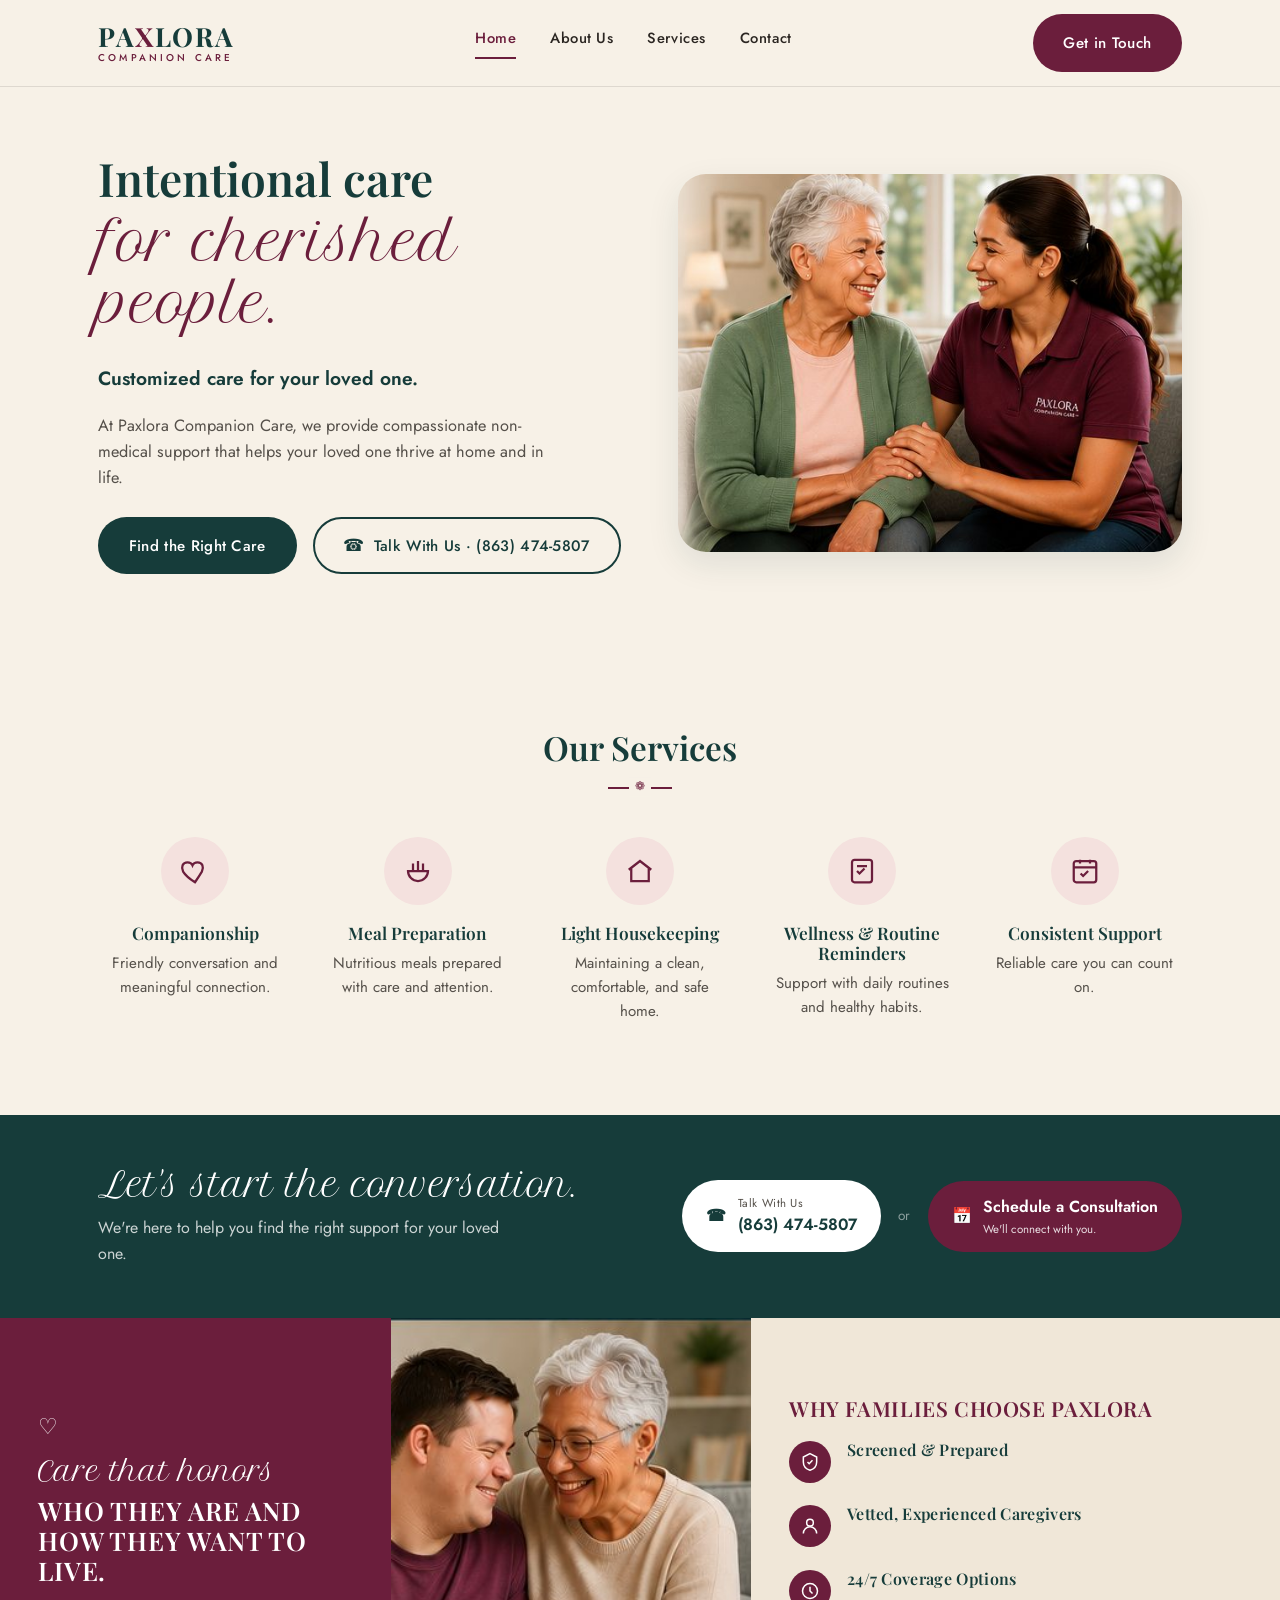
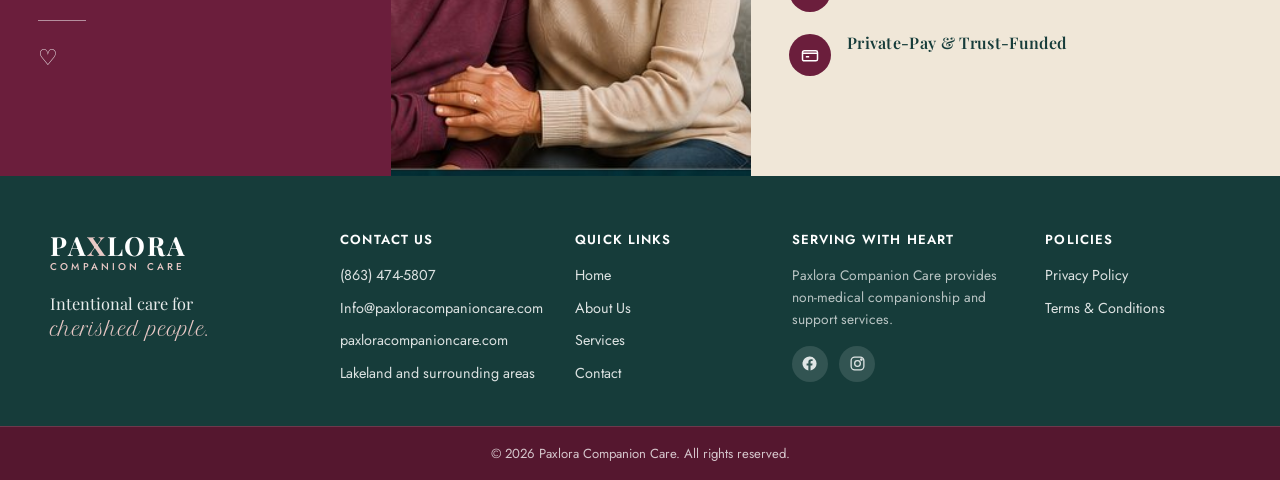
<file: index.html>
<!DOCTYPE html>
<html lang="en">
<head>
<meta charset="UTF-8">
<meta name="viewport" content="width=device-width, initial-scale=1.0">
<title>Paxlora Companion Care | Non-Medical Companion Care in Lakeland, FL</title>
<meta name="description" content="Paxlora Companion Care provides intentional, non-medical companion care for older adults and families in Lakeland and surrounding areas. Companionship, meal preparation, light housekeeping and more.">
<link rel="canonical" href="https://paxloracompanioncare.com/">

<meta property="og:type" content="website">
<meta property="og:title" content="Paxlora Companion Care | Intentional Care for Cherished People">
<meta property="og:description" content="Compassionate, non-medical companion care for your loved one in Lakeland and surrounding areas.">
<meta property="og:url" content="https://paxloracompanioncare.com/">
<meta property="og:image" content="https://paxloracompanioncare.com/images/og-image.jpg">

<link rel="icon" href="/images/favicon.ico" sizes="any">
<link rel="preconnect" href="https://fonts.googleapis.com">
<link rel="preconnect" href="https://fonts.gstatic.com" crossorigin>
<link href="https://fonts.googleapis.com/css2?family=Playfair+Display:ital,wght@0,500;0,600;0,700;1,500;1,600&family=Petit+Formal+Script&family=Jost:wght@400;500;600&display=swap" rel="stylesheet">
<link rel="stylesheet" href="/css/styles.css">

<script type="application/ld+json">
{
  "@context": "https://schema.org",
  "@type": "LocalBusiness",
  "name": "Paxlora Companion Care",
  "url": "https://paxloracompanioncare.com/",
  "telephone": "+18634745807",
  "email": "Info@paxloracompanioncare.com",
  "areaServed": "Lakeland, Florida and surrounding areas",
  "description": "Non-medical companion care for older adults, adults with disabilities and individuals who benefit from dependable companionship and everyday support.",
  "sameAs": []
}
</script>
</head>
<body>
<a class="skip-link" href="#main">Skip to main content</a>

<header class="site-header">
  <div class="container">
    <a href="/" class="logo" aria-label="Paxlora Companion Care, home">
      <span class="logo-word">PA<span>X</span>LORA</span>
      <span class="logo-sub">COMPANION CARE</span>
    </a>
    <button class="nav-toggle" aria-expanded="false" aria-controls="main-nav" aria-label="Open menu">
      <svg viewBox="0 0 24 24" fill="none" stroke="currentColor" stroke-width="2" stroke-linecap="round"><line x1="3" y1="6" x2="21" y2="6"/><line x1="3" y1="12" x2="21" y2="12"/><line x1="3" y1="18" x2="21" y2="18"/></svg>
    </button>
    <nav class="main-nav" id="main-nav" aria-label="Primary">
      <a href="/" aria-current="page">Home</a>
      <a href="/about/">About Us</a>
      <a href="/services/">Services</a>
      <a href="/contact/">Contact</a>
    </nav>
    <div class="header-actions">
      <a href="/contact/#consultation" class="btn btn-primary">Get in Touch</a>
    </div>
  </div>
  <div class="nav-scrim"></div>
</header>

<main id="main">

  <!-- HERO -->
  <section class="hero">
    <div class="container">
      <div class="hero-copy">
        <h1>Intentional care<span class="script-line">for cherished people.</span></h1>
        <p class="hero-sub">Customized care for your loved one.</p>
        <p class="hero-body">At Paxlora Companion Care, we provide compassionate non-medical support that helps your loved one thrive at home and in life.</p>
        <div class="hero-ctas">
          <a href="/contact/#consultation" class="btn btn-teal">Find the Right Care</a>
          <a href="tel:+18634745807" class="btn btn-outline"><span class="btn-icon" aria-hidden="true">☎</span> Talk With Us · (863) 474-5807</a>
        </div>
      </div>
      <div class="hero-media">
        <img class="media-photo" src="/images/home-hero.jpg" alt="A Paxlora caregiver sharing a warm conversation with an older woman at home" width="574" height="435">
      </div>
    </div>
  </section>

  <!-- SERVICES -->
  <section class="section">
    <div class="container">
      <div class="section-header">
        <h2>Our Services</h2>
        <div class="divider-flourish"></div>
      </div>
      <div class="services-grid">
        <div class="service-card">
          <div class="service-icon"><svg viewBox="0 0 24 24" fill="none" stroke="currentColor" stroke-width="1.8"><path d="M12 21s-7-4.35-9.5-8.5C.7 9 2 5 6 5c2 0 3.5 1.2 4 2.4C10.5 6.2 12 5 14 5c4 0 5.3 4 3.5 7.5C15 16.65 12 21 12 21z"/></svg></div>
          <h3>Companionship</h3>
          <p>Friendly conversation and meaningful connection.</p>
        </div>
        <div class="service-card">
          <div class="service-icon"><svg viewBox="0 0 24 24" fill="none" stroke="currentColor" stroke-width="1.8"><path d="M4 12h16c0 4.4-3.6 8-8 8s-8-3.6-8-8z"/><path d="M8 12V6M12 12V4M16 12V6"/></svg></div>
          <h3>Meal Preparation</h3>
          <p>Nutritious meals prepared with care and attention.</p>
        </div>
        <div class="service-card">
          <div class="service-icon"><svg viewBox="0 0 24 24" fill="none" stroke="currentColor" stroke-width="1.8"><path d="M3 11l9-7 9 7"/><path d="M5 10v10h14V10"/></svg></div>
          <h3>Light Housekeeping</h3>
          <p>Maintaining a clean, comfortable, and safe home.</p>
        </div>
        <div class="service-card">
          <div class="service-icon"><svg viewBox="0 0 24 24" fill="none" stroke="currentColor" stroke-width="1.8"><rect x="4" y="3" width="16" height="18" rx="2"/><path d="M8 8h8M8 12l2 2 4-4"/></svg></div>
          <h3>Wellness &amp; Routine Reminders</h3>
          <p>Support with daily routines and healthy habits.</p>
        </div>
        <div class="service-card">
          <div class="service-icon"><svg viewBox="0 0 24 24" fill="none" stroke="currentColor" stroke-width="1.8"><rect x="3" y="4" width="18" height="17" rx="2"/><path d="M3 9h18M8 3v3M16 3v3"/><path d="M8.5 14l2 2 4-4"/></svg></div>
          <h3>Consistent Support</h3>
          <p>Reliable care you can count on.</p>
        </div>
      </div>
    </div>
  </section>

  <!-- CONVERSATION BAND -->
  <section class="conversation-band">
    <div class="container">
      <div class="conversation-copy">
        <h2>Let's start the conversation.</h2>
        <p>We're here to help you find the right support for your loved one.</p>
      </div>
      <div class="conversation-ctas">
        <a href="tel:+18634745807" class="tel-btn"><span aria-hidden="true">☎</span><span><small>Talk With Us</small><span class="tel-num">(863) 474-5807</span></span></a>
        <span class="conversation-divider">or</span>
        <a href="/contact/#consultation" class="cta-card-btn"><span aria-hidden="true">📅</span><span><span class="tel-num">Schedule a Consultation</span><small>We'll connect with you.</small></span></a>
      </div>
    </div>
  </section>

  <!-- CARE THAT HONORS + WHY FAMILIES CHOOSE (combined row) -->
  <section class="honor-why-row">
    <div class="honor-copy">
      <div class="heart" aria-hidden="true">♡</div>
      <p class="script-accent">Care that honors</p>
      <h2>WHO THEY ARE AND<br>HOW THEY WANT TO LIVE.</h2>
      <div class="rule"></div>
      <div class="heart" aria-hidden="true">♡</div>
    </div>
    <div class="honor-media">
      <img class="media-photo" loading="lazy" src="/images/home-honor.jpg" alt="A caregiver sharing a joyful moment with an older woman at home" width="292" height="373">
    </div>
    <div class="why-list">
      <h2>WHY FAMILIES CHOOSE PAXLORA</h2>

      <div class="why-item">
        <div class="why-ico"><svg viewBox="0 0 24 24" fill="none" stroke="currentColor" stroke-width="1.8"><path d="M12 2l8 4v6c0 5-3.5 8.5-8 10-4.5-1.5-8-5-8-10V6z"/><path d="M9 12l2 2 4-4"/></svg></div>
        <div><h3>Screened &amp; Prepared</h3></div>
      </div>
      <div class="why-item">
        <div class="why-ico"><svg viewBox="0 0 24 24" fill="none" stroke="currentColor" stroke-width="1.8"><circle cx="12" cy="8" r="4"/><path d="M4 21c0-4.4 3.6-8 8-8s8 3.6 8 8"/></svg></div>
        <div><h3>Vetted, Experienced Caregivers</h3></div>
      </div>
      <div class="why-item">
        <div class="why-ico"><svg viewBox="0 0 24 24" fill="none" stroke="currentColor" stroke-width="1.8"><circle cx="12" cy="12" r="9"/><path d="M12 7v5l3 3"/></svg></div>
        <div><h3>24/7 Coverage Options</h3></div>
      </div>
      <div class="why-item">
        <div class="why-ico"><svg viewBox="0 0 24 24" fill="none" stroke="currentColor" stroke-width="1.8"><rect x="3" y="7" width="18" height="12" rx="2"/><path d="M3 10h18M7 14h4"/></svg></div>
        <div><h3>Private-Pay &amp; Trust-Funded</h3></div>
      </div>
    </div>
  </section>

</main>

<footer class="site-footer">
  <div class="footer-top container">
    <div class="footer-grid">
      <div class="footer-brand">
        <a href="/" class="logo" aria-label="Paxlora Companion Care, home">
          <span class="logo-word">PA<span>X</span>LORA</span>
          <span class="logo-sub">COMPANION CARE</span>
        </a>
        <p class="footer-tagline">Intentional care for<br><span class="script-accent">cherished people.</span></p>
      </div>
      <div class="footer-col">
        <h4>Contact Us</h4>
        <ul>
          <li><a href="tel:+18634745807">(863) 474-5807</a></li>
          <li><a href="mailto:Info@paxloracompanioncare.com">Info@paxloracompanioncare.com</a></li>
          <li><a href="https://paxloracompanioncare.com">paxloracompanioncare.com</a></li>
          <li>Lakeland and surrounding areas</li>
        </ul>
      </div>
      <div class="footer-col">
        <h4>Quick Links</h4>
        <ul>
          <li><a href="/">Home</a></li>
          <li><a href="/about/">About Us</a></li>
          <li><a href="/services/">Services</a></li>
          <li><a href="/contact/">Contact</a></li>
        </ul>
      </div>
      <div class="footer-col">
        <h4>Serving With Heart</h4>
        <p>Paxlora Companion Care provides non-medical companionship and support services.</p>
        <div class="footer-social">
          <a href="#" aria-label="Paxlora Companion Care on Facebook"><svg viewBox="0 0 24 24" fill="currentColor"><path d="M22 12a10 10 0 10-11.6 9.9v-7H7.9V12h2.5V9.8c0-2.5 1.5-3.9 3.8-3.9 1.1 0 2.2.2 2.2.2v2.5h-1.3c-1.2 0-1.6.8-1.6 1.6V12h2.8l-.4 2.9h-2.4v7A10 10 0 0022 12z"/></svg></a>
          <a href="#" aria-label="Paxlora Companion Care on Instagram"><svg viewBox="0 0 24 24" fill="none" stroke="currentColor" stroke-width="1.8"><rect x="3" y="3" width="18" height="18" rx="5"/><circle cx="12" cy="12" r="4"/><circle cx="17.5" cy="6.5" r="1"/></svg></a>
        </div>
      </div>
      <div class="footer-col">
        <h4>Policies</h4>
        <ul>
          <li><a href="/privacy/">Privacy Policy</a></li>
          <li><a href="/terms/">Terms &amp; Conditions</a></li>
        </ul>
      </div>
    </div>
  </div>
  <div class="footer-bottom">
    © 2026 Paxlora Companion Care. All rights reserved.
  </div>
</footer>

<script src="/js/main.js"></script>
</body>
</html>
</file>
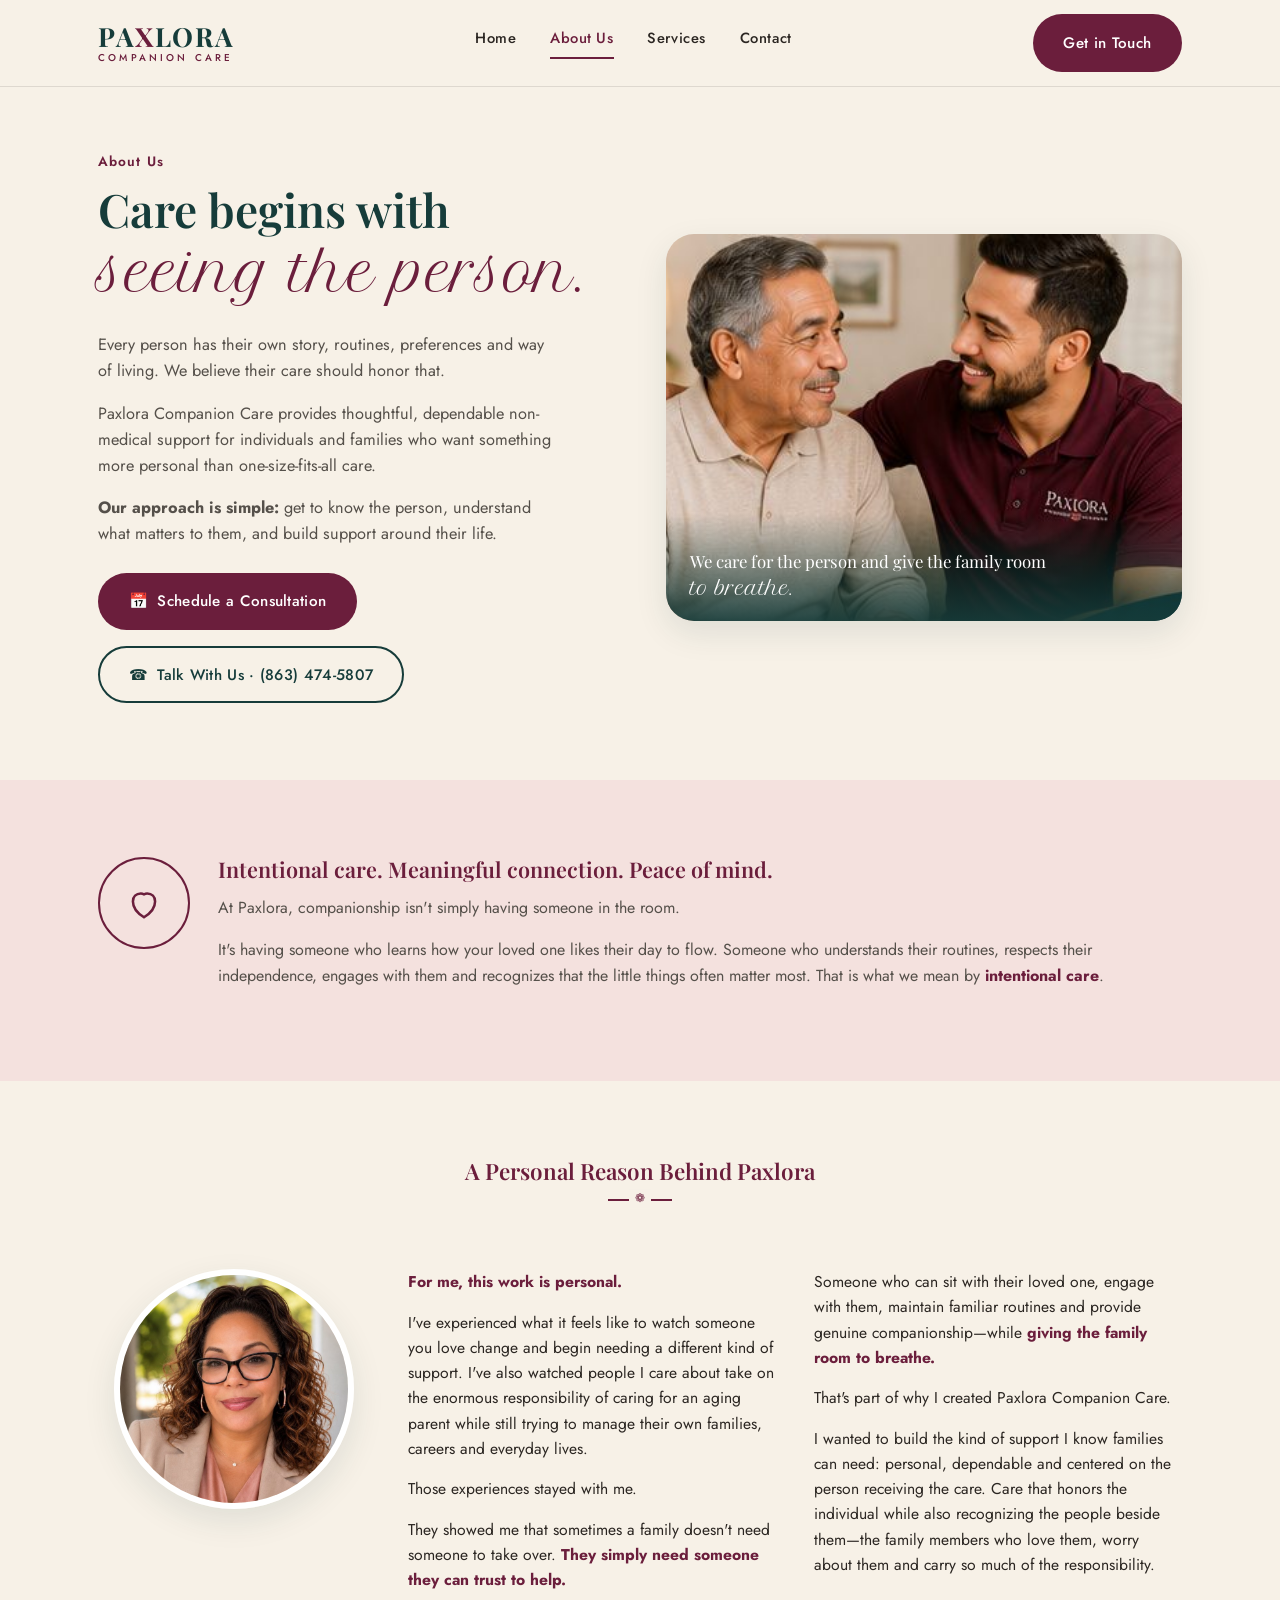
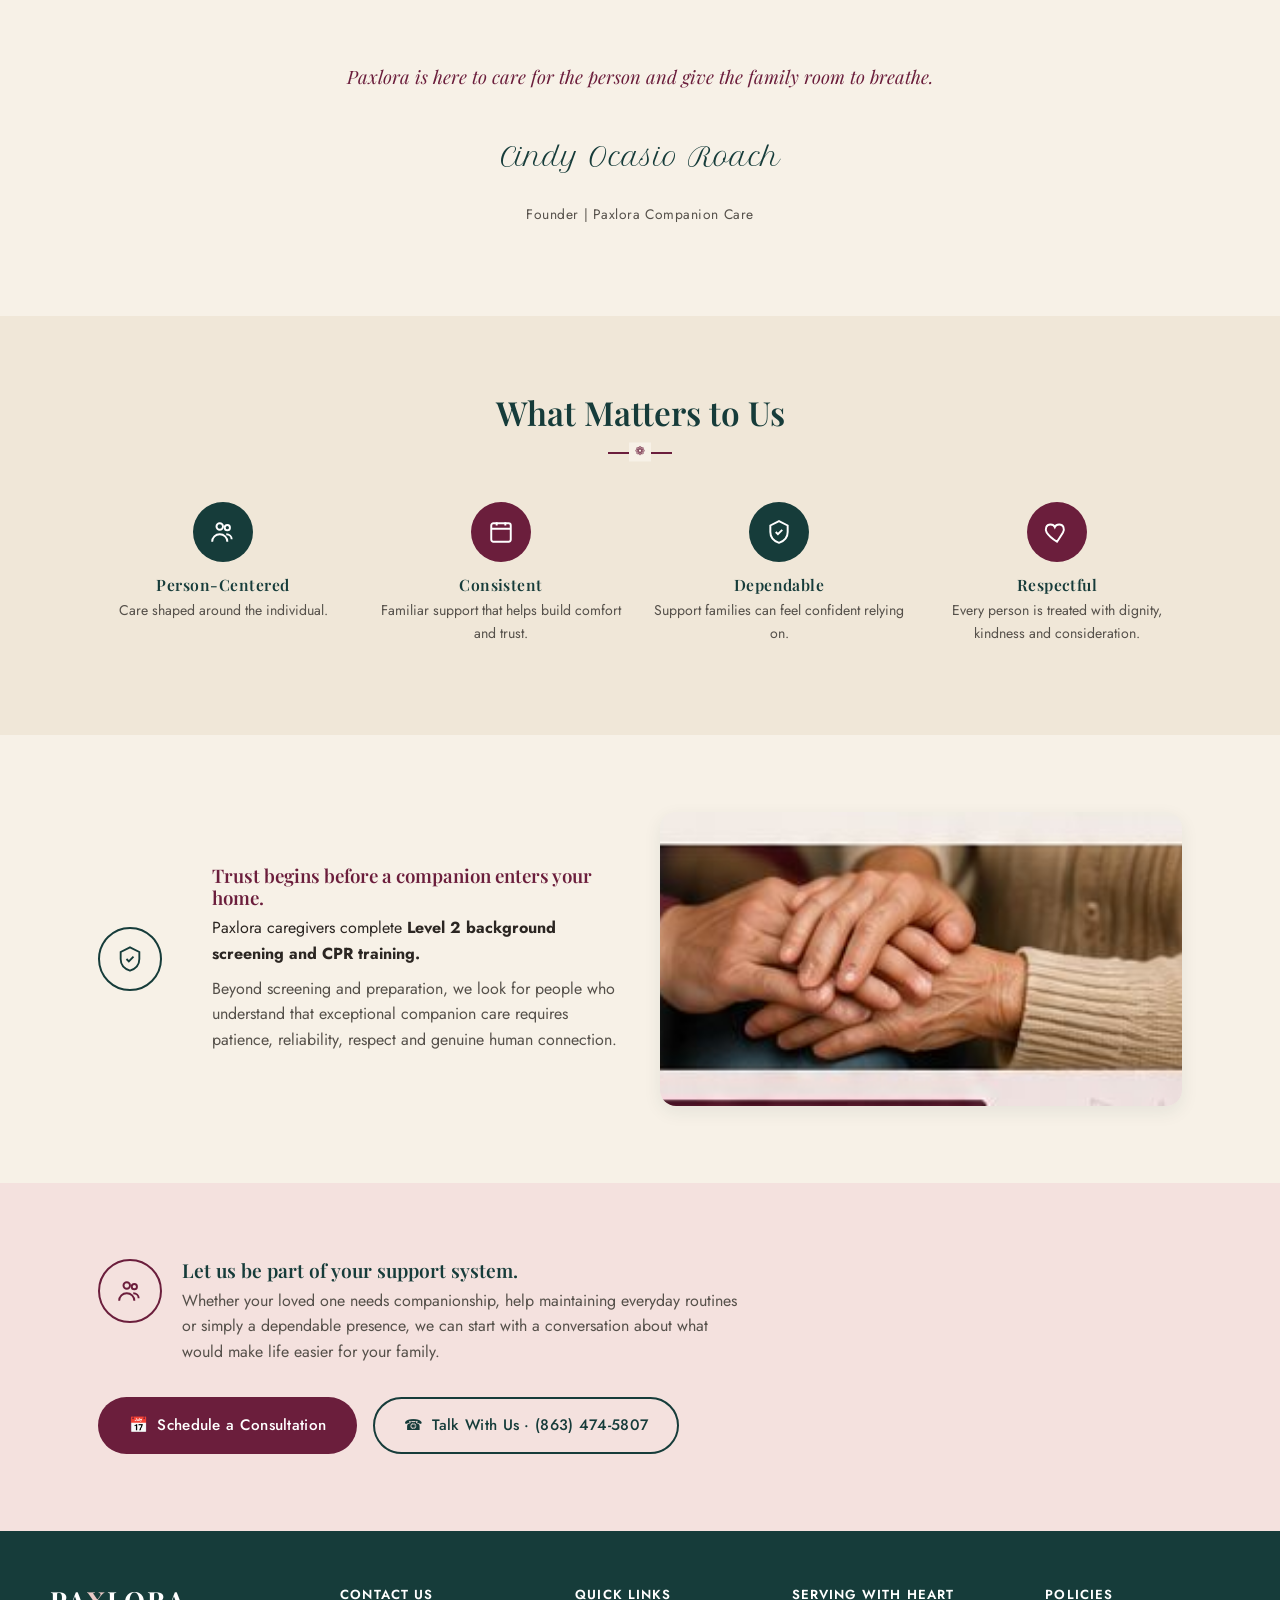
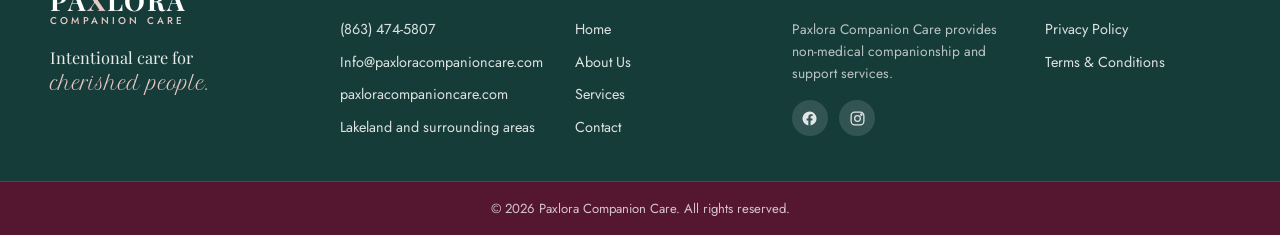
<file: about/index.html>
<!DOCTYPE html>
<html lang="en">
<head>
<meta charset="UTF-8">
<meta name="viewport" content="width=device-width, initial-scale=1.0">
<title>About Us | Paxlora Companion Care</title>
<meta name="description" content="Meet Cindy Ocasio Roach, founder of Paxlora Companion Care, and learn why intentional, person-centered non-medical companion care is at the heart of everything we do.">
<link rel="canonical" href="https://paxloracompanioncare.com/about/">

<meta property="og:type" content="website">
<meta property="og:title" content="About Us | Paxlora Companion Care">
<meta property="og:description" content="Care begins with seeing the person. Meet the founder behind Paxlora Companion Care.">
<meta property="og:url" content="https://paxloracompanioncare.com/about/">

<link rel="icon" href="/images/favicon.ico" sizes="any">
<link rel="preconnect" href="https://fonts.googleapis.com">
<link rel="preconnect" href="https://fonts.gstatic.com" crossorigin>
<link href="https://fonts.googleapis.com/css2?family=Playfair+Display:ital,wght@0,500;0,600;0,700;1,500;1,600&family=Petit+Formal+Script&family=Jost:wght@400;500;600&display=swap" rel="stylesheet">
<link rel="stylesheet" href="/css/styles.css">
</head>
<body>
<a class="skip-link" href="#main">Skip to main content</a>

<header class="site-header">
  <div class="container">
    <a href="/" class="logo" aria-label="Paxlora Companion Care, home">
      <span class="logo-word">PA<span>X</span>LORA</span>
      <span class="logo-sub">COMPANION CARE</span>
    </a>
    <button class="nav-toggle" aria-expanded="false" aria-controls="main-nav" aria-label="Open menu">
      <svg viewBox="0 0 24 24" fill="none" stroke="currentColor" stroke-width="2" stroke-linecap="round"><line x1="3" y1="6" x2="21" y2="6"/><line x1="3" y1="12" x2="21" y2="12"/><line x1="3" y1="18" x2="21" y2="18"/></svg>
    </button>
    <nav class="main-nav" id="main-nav" aria-label="Primary">
      <a href="/">Home</a>
      <a href="/about/" aria-current="page">About Us</a>
      <a href="/services/">Services</a>
      <a href="/contact/">Contact</a>
    </nav>
    <div class="header-actions">
      <a href="/contact/#consultation" class="btn btn-primary">Get in Touch</a>
    </div>
  </div>
  <div class="nav-scrim"></div>
</header>

<main id="main">

  <!-- HERO -->
  <section class="hero page-hero">
    <div class="container">
      <div class="hero-copy">
        <p class="eyebrow">About Us</p>
        <h1>Care begins with<span class="script-line">seeing the person.</span></h1>
        <p class="hero-body" style="margin-top:1.1em;">Every person has their own story, routines, preferences and way of living. We believe their care should honor that.</p>
        <p class="hero-body">Paxlora Companion Care provides thoughtful, dependable non-medical support for individuals and families who want something more personal than one-size-fits-all care.</p>
        <p class="hero-body"><strong>Our approach is simple:</strong> get to know the person, understand what matters to them, and build support around their life.</p>
        <div class="hero-ctas">
          <a href="/contact/#consultation" class="btn btn-primary"><span aria-hidden="true">📅</span> Schedule a Consultation</a>
          <a href="tel:+18634745807" class="btn btn-outline"><span aria-hidden="true">☎</span> Talk With Us · (863) 474-5807</a>
        </div>
      </div>
      <div class="hero-media" style="position:relative;">
        <img class="media-photo" src="/images/about-hero.jpg" alt="A Hispanic caregiver with his arm around an older Hispanic man, both smiling" width="634" height="280">
        <div style="position:absolute; bottom:0; right:0; left:0; background:linear-gradient(0deg, rgba(22,60,58,0.92), rgba(22,60,58,0)); color:#fff; padding:2.2rem 1.5rem 1.2rem; font-family:var(--font-serif); font-size:1.05rem;">
          We care for the person and give the family room<br><span class="script-accent" style="color:#fff;">to breathe.</span>
        </div>
      </div>
    </div>
  </section>

  <!-- INTENTIONAL CARE PANEL -->
  <section class="section panel-blush">
    <div class="container">
      <div class="intentional-panel">
        <div class="ico-ring" aria-hidden="true">
          <svg viewBox="0 0 24 24" fill="none" stroke="currentColor" stroke-width="1.6"><path d="M12 21c-4-2.5-7-5.9-7-10 0-3 2-5 5-5 1 0 2 .5 2 .5s1-.5 2-.5c3 0 5 2 5 5 0 4.1-3 7.5-7 10z"/></svg>
        </div>
        <div>
          <h2>Intentional care. Meaningful connection. Peace of mind.</h2>
          <p>At Paxlora, companionship isn't simply having someone in the room.</p>
          <p>It's having someone who learns how your loved one likes their day to flow. Someone who understands their routines, respects their independence, engages with them and recognizes that the little things often matter most. That is what we mean by <strong style="color:var(--color-burgundy);">intentional care</strong>.</p>
        </div>
      </div>
    </div>
  </section>

  <!-- FOUNDER SECTION -->
  <section class="section">
    <div class="container">
      <div class="founder-grid">
        <div class="founder-heading">
          <h2>A Personal Reason Behind Paxlora</h2>
          <div class="divider-flourish"></div>
        </div>

        <div class="founder-photo-wrap">
          <img class="founder-photo" src="/images/cindy-founder.jpg" alt="Cindy Ocasio Roach, Founder of Paxlora Companion Care">
        </div>

        <div class="founder-copy">
          <p><strong>For me, this work is personal.</strong></p>
          <p>I've experienced what it feels like to watch someone you love change and begin needing a different kind of support. I've also watched people I care about take on the enormous responsibility of caring for an aging parent while still trying to manage their own families, careers and everyday lives.</p>
          <p>Those experiences stayed with me.</p>
          <p>They showed me that sometimes a family doesn't need someone to take over. <strong>They simply need someone they can trust to help.</strong></p>
        </div>

        <div class="founder-copy2">
          <p>Someone who can sit with their loved one, engage with them, maintain familiar routines and provide genuine companionship—while <strong>giving the family room to breathe.</strong></p>
          <p>That's part of why I created Paxlora Companion Care.</p>
          <p>I wanted to build the kind of support I know families can need: personal, dependable and centered on the person receiving the care. Care that honors the individual while also recognizing the people beside them—the family members who love them, worry about them and carry so much of the responsibility.</p>
        </div>

        <p class="founder-quote">Paxlora is here to care for the person and give the family room to breathe.</p>
        <div class="founder-sig">
          <p class="name">Cindy Ocasio Roach</p>
          <p class="role">Founder | Paxlora Companion Care</p>
        </div>
      </div>
    </div>
  </section>

  <!-- WHAT MATTERS -->
  <section class="section panel-cream-deep">
    <div class="container">
      <div class="section-header">
        <h2>What Matters to Us</h2>
        <div class="divider-flourish"></div>
      </div>
      <div class="matters-grid">
        <div class="matter-item matter-teal">
          <div class="matter-ico"><svg viewBox="0 0 24 24" fill="none" stroke="currentColor" stroke-width="1.8"><circle cx="9" cy="7" r="3"/><circle cx="16" cy="8" r="2.4"/><path d="M2 21c0-3.9 3.1-7 7-7s7 3.1 7 7"/><path d="M15 14c2.8 0 5 2 5 4.7"/></svg></div>
          <h3>Person-Centered</h3>
          <p>Care shaped around the individual.</p>
        </div>
        <div class="matter-item matter-burgundy">
          <div class="matter-ico"><svg viewBox="0 0 24 24" fill="none" stroke="currentColor" stroke-width="1.8"><rect x="3" y="4" width="18" height="17" rx="2"/><path d="M3 9h18M8 3v3M16 3v3"/></svg></div>
          <h3>Consistent</h3>
          <p>Familiar support that helps build comfort and trust.</p>
        </div>
        <div class="matter-item matter-teal">
          <div class="matter-ico"><svg viewBox="0 0 24 24" fill="none" stroke="currentColor" stroke-width="1.8"><path d="M12 2l8 4v6c0 5-3.5 8.5-8 10-4.5-1.5-8-5-8-10V6z"/><path d="M9 12l2 2 4-4"/></svg></div>
          <h3>Dependable</h3>
          <p>Support families can feel confident relying on.</p>
        </div>
        <div class="matter-item matter-burgundy">
          <div class="matter-ico"><svg viewBox="0 0 24 24" fill="none" stroke="currentColor" stroke-width="1.8"><path d="M12 21s-7-4.35-9.5-8.5C.7 9 2 5 6 5c2 0 3.5 1.2 4 2.4C10.5 6.2 12 5 14 5c4 0 5.3 4 3.5 7.5C15 16.65 12 21 12 21z"/></svg></div>
          <h3>Respectful</h3>
          <p>Every person is treated with dignity, kindness and consideration.</p>
        </div>
      </div>
    </div>
  </section>

  <!-- SCREENING -->
  <section class="section">
    <div class="container">
      <div class="split-media-copy">
        <div class="screening-strip">
          <div class="ring" aria-hidden="true"><svg viewBox="0 0 24 24" fill="none" stroke="currentColor" stroke-width="1.6"><path d="M12 2l8 4v6c0 5-3.5 8.5-8 10-4.5-1.5-8-5-8-10V6z"/><path d="M9 12l2 2 4-4"/></svg></div>
          <div>
            <h3 style="color:var(--color-burgundy); margin-bottom:0.3em;">Trust begins before a companion enters your home.</h3>
            <p style="margin-bottom:0.6em;">Paxlora caregivers complete <strong>Level 2 background screening and CPR training.</strong></p>
            <p style="margin:0;color:var(--color-ink-soft);">Beyond screening and preparation, we look for people who understand that exceptional companion care requires patience, reliability, respect and genuine human connection.</p>
          </div>
        </div>
        <div class="split-media">
          <img class="media-photo" loading="lazy" src="/images/about-hands.jpg" alt="Close up of two people's hands clasped together, offering comfort" width="374" height="140">
        </div>
      </div>
    </div>
  </section>

  <!-- CLOSING SUPPORT STRIP -->
  <section class="section panel-blush">
    <div class="container">
      <div class="support-strip">
        <div class="support-copy">
          <div class="ring" aria-hidden="true"><svg viewBox="0 0 24 24" fill="none" stroke="currentColor" stroke-width="1.8"><circle cx="9" cy="7" r="3"/><circle cx="16" cy="8" r="2.4"/><path d="M2 21c0-3.9 3.1-7 7-7s7 3.1 7 7"/><path d="M15 14c2.8 0 5 2 5 4.7"/></svg></div>
          <div>
            <h3>Let us be part of your support system.</h3>
            <p>Whether your loved one needs companionship, help maintaining everyday routines or simply a dependable presence, we can start with a conversation about what would make life easier for your family.</p>
          </div>
        </div>
        <div class="hero-ctas" style="margin-top:0;">
          <a href="/contact/#consultation" class="btn btn-primary"><span aria-hidden="true">📅</span> Schedule a Consultation</a>
          <a href="tel:+18634745807" class="btn btn-outline"><span aria-hidden="true">☎</span> Talk With Us · (863) 474-5807</a>
        </div>
      </div>
    </div>
  </section>

</main>

<footer class="site-footer">
  <div class="footer-top container">
    <div class="footer-grid">
      <div class="footer-brand">
        <a href="/" class="logo" aria-label="Paxlora Companion Care, home">
          <span class="logo-word">PA<span>X</span>LORA</span>
          <span class="logo-sub">COMPANION CARE</span>
        </a>
        <p class="footer-tagline">Intentional care for<br><span class="script-accent">cherished people.</span></p>
      </div>
      <div class="footer-col">
        <h4>Contact Us</h4>
        <ul>
          <li><a href="tel:+18634745807">(863) 474-5807</a></li>
          <li><a href="mailto:Info@paxloracompanioncare.com">Info@paxloracompanioncare.com</a></li>
          <li><a href="https://paxloracompanioncare.com">paxloracompanioncare.com</a></li>
          <li>Lakeland and surrounding areas</li>
        </ul>
      </div>
      <div class="footer-col">
        <h4>Quick Links</h4>
        <ul>
          <li><a href="/">Home</a></li>
          <li><a href="/about/">About Us</a></li>
          <li><a href="/services/">Services</a></li>
          <li><a href="/contact/">Contact</a></li>
        </ul>
      </div>
      <div class="footer-col">
        <h4>Serving With Heart</h4>
        <p>Paxlora Companion Care provides non-medical companionship and support services.</p>
        <div class="footer-social">
          <a href="#" aria-label="Paxlora Companion Care on Facebook"><svg viewBox="0 0 24 24" fill="currentColor"><path d="M22 12a10 10 0 10-11.6 9.9v-7H7.9V12h2.5V9.8c0-2.5 1.5-3.9 3.8-3.9 1.1 0 2.2.2 2.2.2v2.5h-1.3c-1.2 0-1.6.8-1.6 1.6V12h2.8l-.4 2.9h-2.4v7A10 10 0 0022 12z"/></svg></a>
          <a href="#" aria-label="Paxlora Companion Care on Instagram"><svg viewBox="0 0 24 24" fill="none" stroke="currentColor" stroke-width="1.8"><rect x="3" y="3" width="18" height="18" rx="5"/><circle cx="12" cy="12" r="4"/><circle cx="17.5" cy="6.5" r="1"/></svg></a>
        </div>
      </div>
      <div class="footer-col">
        <h4>Policies</h4>
        <ul>
          <li><a href="/privacy/">Privacy Policy</a></li>
          <li><a href="/terms/">Terms &amp; Conditions</a></li>
        </ul>
      </div>
    </div>
  </div>
  <div class="footer-bottom">
    © 2026 Paxlora Companion Care. All rights reserved.
  </div>
</footer>

<script src="/js/main.js"></script>
</body>
</html>
</file>
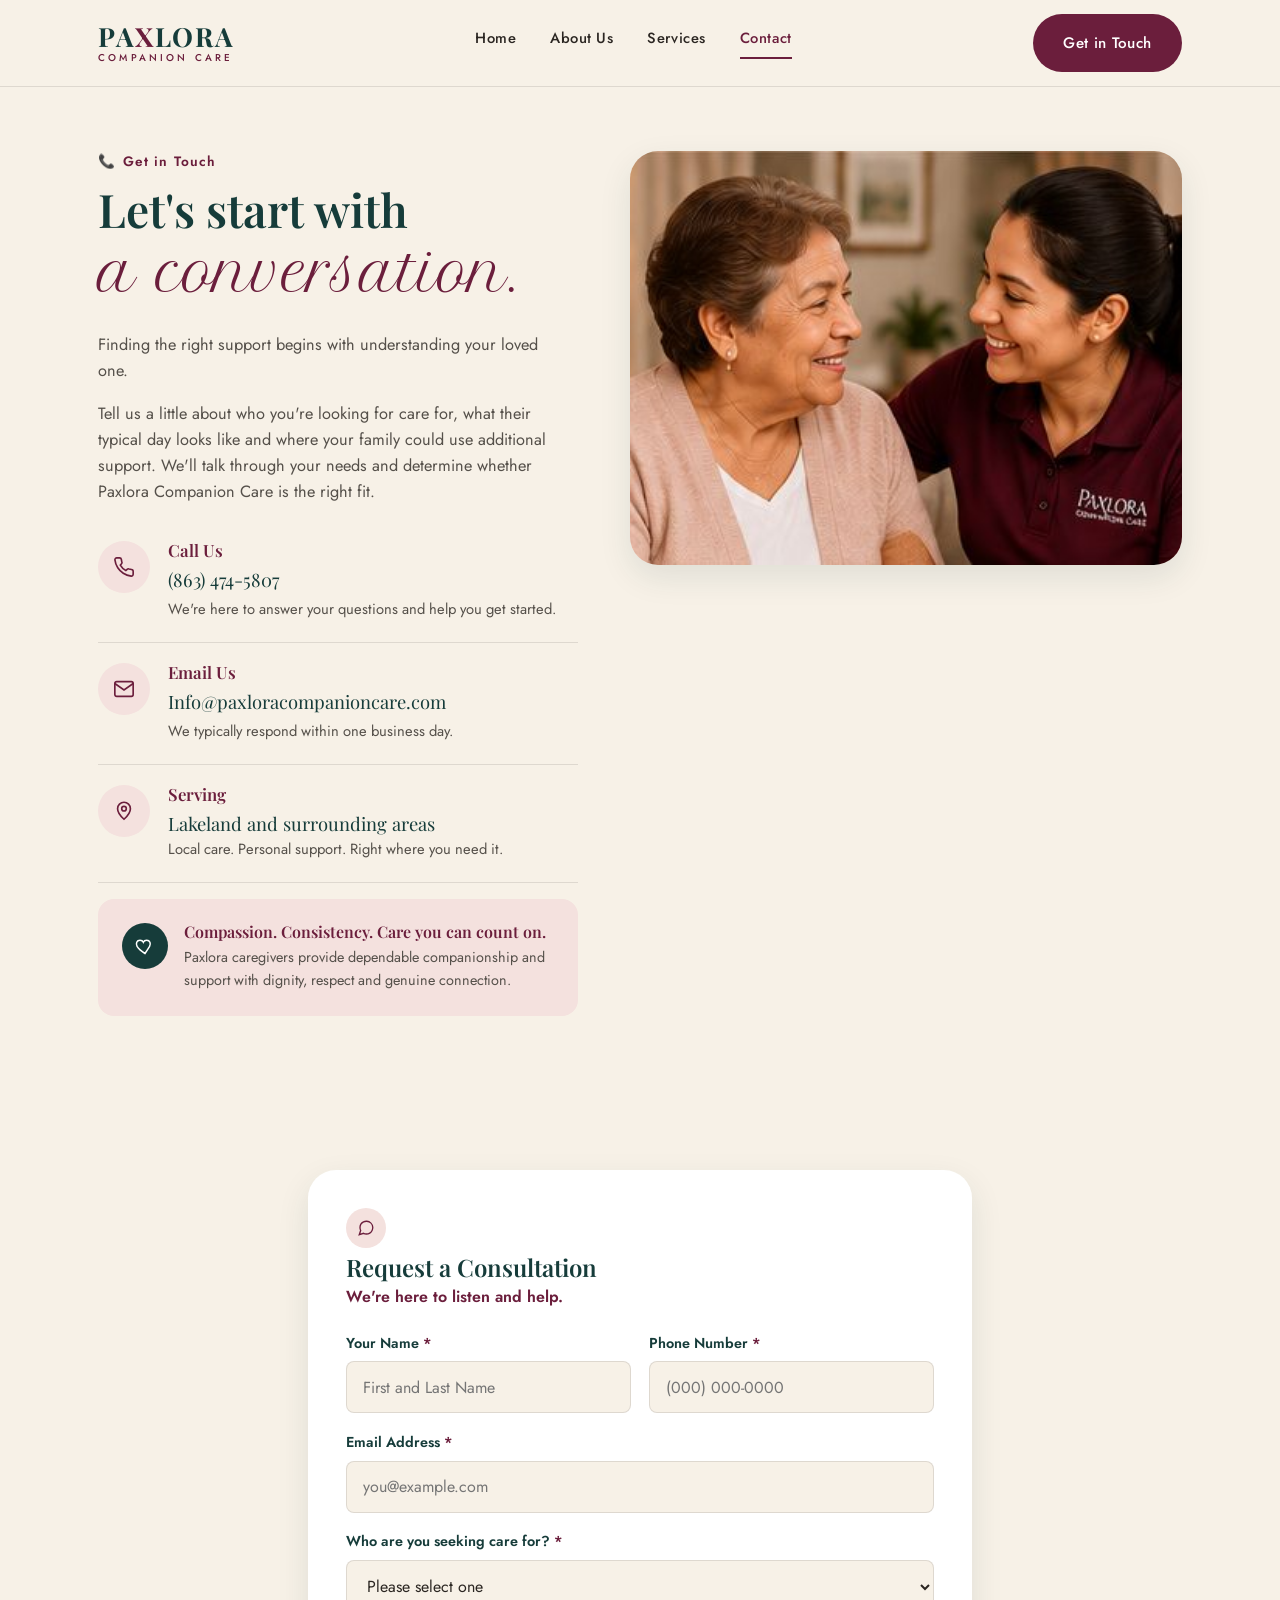
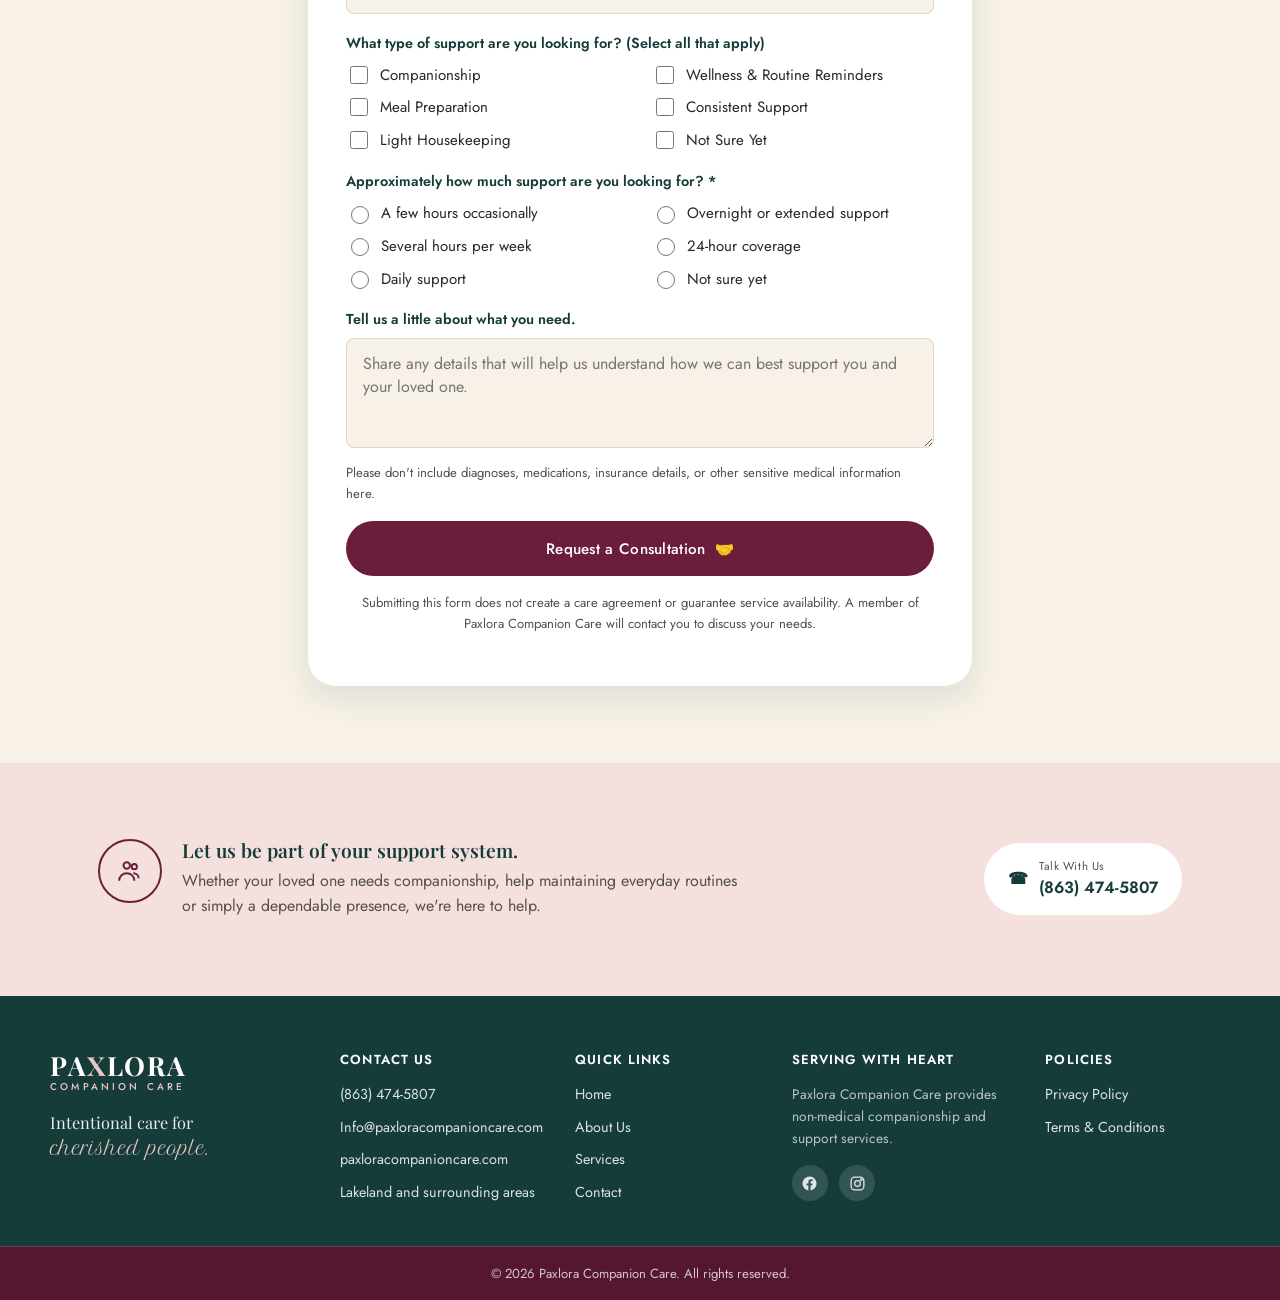
<file: contact/index.html>
<!DOCTYPE html>
<html lang="en">
<head>
<meta charset="UTF-8">
<meta name="viewport" content="width=device-width, initial-scale=1.0">
<title>Contact | Paxlora Companion Care</title>
<meta name="description" content="Request a consultation with Paxlora Companion Care. Call (863) 474-5807 or fill out our form to start a conversation about non-medical companion care in Lakeland, FL.">
<link rel="canonical" href="https://paxloracompanioncare.com/contact/">

<meta property="og:type" content="website">
<meta property="og:title" content="Contact | Paxlora Companion Care">
<meta property="og:description" content="Let's start with a conversation. Request a consultation today.">
<meta property="og:url" content="https://paxloracompanioncare.com/contact/">

<link rel="icon" href="/images/favicon.ico" sizes="any">
<link rel="preconnect" href="https://fonts.googleapis.com">
<link rel="preconnect" href="https://fonts.gstatic.com" crossorigin>
<link href="https://fonts.googleapis.com/css2?family=Playfair+Display:ital,wght@0,500;0,600;0,700;1,500;1,600&family=Petit+Formal+Script&family=Jost:wght@400;500;600&display=swap" rel="stylesheet">
<link rel="stylesheet" href="/css/styles.css">
</head>
<body>
<a class="skip-link" href="#main">Skip to main content</a>

<header class="site-header">
  <div class="container">
    <a href="/" class="logo" aria-label="Paxlora Companion Care, home">
      <span class="logo-word">PA<span>X</span>LORA</span>
      <span class="logo-sub">COMPANION CARE</span>
    </a>
    <button class="nav-toggle" aria-expanded="false" aria-controls="main-nav" aria-label="Open menu">
      <svg viewBox="0 0 24 24" fill="none" stroke="currentColor" stroke-width="2" stroke-linecap="round"><line x1="3" y1="6" x2="21" y2="6"/><line x1="3" y1="12" x2="21" y2="12"/><line x1="3" y1="18" x2="21" y2="18"/></svg>
    </button>
    <nav class="main-nav" id="main-nav" aria-label="Primary">
      <a href="/">Home</a>
      <a href="/about/">About Us</a>
      <a href="/services/">Services</a>
      <a href="/contact/" aria-current="page">Contact</a>
    </nav>
    <div class="header-actions">
      <a href="/contact/#consultation" class="btn btn-primary">Get in Touch</a>
    </div>
  </div>
  <div class="nav-scrim"></div>
</header>

<main id="main">

  <!-- HERO -->
  <section class="hero contact-hero">
    <div class="container">
      <div class="hero-copy">
        <p class="eyebrow"><span aria-hidden="true">📞</span> Get in Touch</p>
        <h1>Let's start with<span class="script-line">a conversation.</span></h1>
        <p class="hero-body" style="margin-top:1.1em;">Finding the right support begins with understanding your loved one.</p>
        <p class="hero-body">Tell us a little about who you're looking for care for, what their typical day looks like and where your family could use additional support. We'll talk through your needs and determine whether Paxlora Companion Care is the right fit.</p>

        <div class="contact-info-list">
          <div class="contact-info-item">
            <div class="ring" aria-hidden="true"><svg viewBox="0 0 24 24" fill="none" stroke="currentColor" stroke-width="1.8"><path d="M22 16.9v3a2 2 0 01-2.2 2 19.8 19.8 0 01-8.6-3.1 19.5 19.5 0 01-6-6 19.8 19.8 0 01-3.1-8.6A2 2 0 014.1 2h3a2 2 0 012 1.7c.1.9.3 1.8.6 2.7a2 2 0 01-.4 2.1L8 9.9a16 16 0 006 6l1.4-1.4a2 2 0 012.1-.4c.9.3 1.8.5 2.7.6a2 2 0 011.8 2.2z"/></svg></div>
            <div>
              <h3>Call Us</h3>
              <a class="big-link" href="tel:+18634745807">(863) 474-5807</a>
              <p>We're here to answer your questions and help you get started.</p>
            </div>
          </div>
          <div class="contact-info-item">
            <div class="ring" aria-hidden="true"><svg viewBox="0 0 24 24" fill="none" stroke="currentColor" stroke-width="1.8"><rect x="2" y="4" width="20" height="16" rx="2"/><path d="M2 6l10 7 10-7"/></svg></div>
            <div>
              <h3>Email Us</h3>
              <a class="big-link" href="mailto:Info@paxloracompanioncare.com">Info@paxloracompanioncare.com</a>
              <p>We typically respond within one business day.</p>
            </div>
          </div>
          <div class="contact-info-item">
            <div class="ring" aria-hidden="true"><svg viewBox="0 0 24 24" fill="none" stroke="currentColor" stroke-width="1.8"><path d="M12 21s7-6.4 7-11.5A7 7 0 105 9.5C5 14.6 12 21 12 21z"/><circle cx="12" cy="9.5" r="2.5"/></svg></div>
            <div>
              <h3>Serving</h3>
              <p class="big-link" style="font-family:var(--font-serif); color:var(--color-teal); font-size:1.15rem;">Lakeland and surrounding areas</p>
              <p>Local care. Personal support. Right where you need it.</p>
            </div>
          </div>
        </div>

        <div class="compassion-box">
          <div class="ring" aria-hidden="true"><svg viewBox="0 0 24 24" fill="none" stroke="#fff" stroke-width="1.8"><path d="M12 21s-7-4.35-9.5-8.5C.7 9 2 5 6 5c2 0 3.5 1.2 4 2.4C10.5 6.2 12 5 14 5c4 0 5.3 4 3.5 7.5C15 16.65 12 21 12 21z"/></svg></div>
          <div>
            <h3>Compassion. Consistency. Care you can count on.</h3>
            <p>Paxlora caregivers provide dependable companionship and support with dignity, respect and genuine connection.</p>
          </div>
        </div>
      </div>

      <div class="hero-media" style="align-self:start;">
        <img class="media-photo" src="/images/contact-hero.jpg" alt="A caregiver and older woman sharing a warm conversation on a sofa" width="634" height="267">
      </div>
    </div>
  </section>

  <!-- CONSULTATION FORM -->
  <section class="section" id="consultation">
    <div class="container" style="max-width: 760px;">
      <div class="consult-card">
        <div class="eyebrow-row">
          <div class="ring" aria-hidden="true"><svg viewBox="0 0 24 24" fill="none" stroke="currentColor" stroke-width="1.8"><path d="M21 11.5a8.4 8.4 0 01-.9 3.8 8.5 8.5 0 01-7.6 4.7 8.4 8.4 0 01-3.8-.9L3 21l1.9-5.7a8.4 8.4 0 01-.9-3.8 8.5 8.5 0 014.7-7.6 8.4 8.4 0 013.8-.9h.5a8.48 8.48 0 018 8v.5z"/></svg></div>
        </div>
        <h2>Request a Consultation</h2>
        <p class="lede">We're here to listen and help.</p>

        <form name="consultation" id="consultation-form" method="POST" data-netlify="true" netlify-honeypot="bot-field">
          <input type="hidden" name="form-name" value="consultation">
          <p class="honeypot-field">
            <label>Don't fill this out if you're human: <input name="bot-field" tabindex="-1" autocomplete="off"></label>
          </p>

          <div class="form-row">
            <div class="field">
              <label for="name">Your Name <span class="req">*</span></label>
              <input type="text" id="name" name="Your Name" placeholder="First and Last Name" autocomplete="name" required>
            </div>
            <div class="field">
              <label for="phone">Phone Number <span class="req">*</span></label>
              <input type="tel" id="phone" name="Phone Number" placeholder="(000) 000-0000" autocomplete="tel" required>
            </div>
          </div>

          <div class="field">
            <label for="email">Email Address <span class="req">*</span></label>
            <input type="email" id="email" name="Email Address" placeholder="you@example.com" autocomplete="email" required>
          </div>

          <div class="field">
            <label for="care-for">Who are you seeking care for? <span class="req">*</span></label>
            <select id="care-for" name="Seeking Care For" required>
              <option value="" selected disabled>Please select one</option>
              <option>Parent</option>
              <option>Spouse or Partner</option>
              <option>Adult Family Member</option>
              <option>Myself</option>
              <option>Other</option>
            </select>
          </div>

          <fieldset>
            <legend>What type of support are you looking for? (Select all that apply)</legend>
            <div class="check-grid">
              <label class="check-item"><input type="checkbox" name="Support Type" value="Companionship"> Companionship</label>
              <label class="check-item"><input type="checkbox" name="Support Type" value="Wellness & Routine Reminders"> Wellness &amp; Routine Reminders</label>
              <label class="check-item"><input type="checkbox" name="Support Type" value="Meal Preparation"> Meal Preparation</label>
              <label class="check-item"><input type="checkbox" name="Support Type" value="Consistent Support"> Consistent Support</label>
              <label class="check-item"><input type="checkbox" name="Support Type" value="Light Housekeeping"> Light Housekeeping</label>
              <label class="check-item"><input type="checkbox" name="Support Type" value="Not Sure Yet"> Not Sure Yet</label>
            </div>
          </fieldset>

          <fieldset>
            <legend>Approximately how much support are you looking for? <span class="req">*</span></legend>
            <div class="radio-grid">
              <label class="radio-item"><input type="radio" name="Support Amount" value="A few hours occasionally" required> A few hours occasionally</label>
              <label class="radio-item"><input type="radio" name="Support Amount" value="Overnight or extended support"> Overnight or extended support</label>
              <label class="radio-item"><input type="radio" name="Support Amount" value="Several hours per week"> Several hours per week</label>
              <label class="radio-item"><input type="radio" name="Support Amount" value="24-hour coverage"> 24-hour coverage</label>
              <label class="radio-item"><input type="radio" name="Support Amount" value="Daily support"> Daily support</label>
              <label class="radio-item"><input type="radio" name="Support Amount" value="Not sure yet"> Not sure yet</label>
            </div>
          </fieldset>

          <div class="field">
            <label for="details">Tell us a little about what you need.</label>
            <textarea id="details" name="Details" placeholder="Share any details that will help us understand how we can best support you and your loved one."></textarea>
            <p class="field-hint">Please don't include diagnoses, medications, insurance details, or other sensitive medical information here.</p>
          </div>

          <button type="submit" class="btn btn-primary btn-block">Request a Consultation <span aria-hidden="true">🤝</span></button>

          <div id="form-status" class="form-status" role="status" aria-live="polite"></div>

          <p class="form-notice">Submitting this form does not create a care agreement or guarantee service availability. A member of Paxlora Companion Care will contact you to discuss your needs.</p>
        </form>
      </div>
    </div>
  </section>

  <!-- CLOSING STRIP -->
  <section class="section panel-blush">
    <div class="container">
      <div class="support-strip">
        <div class="support-copy">
          <div class="ring" aria-hidden="true"><svg viewBox="0 0 24 24" fill="none" stroke="currentColor" stroke-width="1.8"><circle cx="9" cy="7" r="3"/><circle cx="16" cy="8" r="2.4"/><path d="M2 21c0-3.9 3.1-7 7-7s7 3.1 7 7"/><path d="M15 14c2.8 0 5 2 5 4.7"/></svg></div>
          <div>
            <h3>Let us be part of your support system.</h3>
            <p>Whether your loved one needs companionship, help maintaining everyday routines or simply a dependable presence, we're here to help.</p>
          </div>
        </div>
        <a href="tel:+18634745807" class="tel-btn"><span aria-hidden="true">☎</span><span><small>Talk With Us</small><span class="tel-num">(863) 474-5807</span></span></a>
      </div>
    </div>
  </section>

</main>

<footer class="site-footer">
  <div class="footer-top container">
    <div class="footer-grid">
      <div class="footer-brand">
        <a href="/" class="logo" aria-label="Paxlora Companion Care, home">
          <span class="logo-word">PA<span>X</span>LORA</span>
          <span class="logo-sub">COMPANION CARE</span>
        </a>
        <p class="footer-tagline">Intentional care for<br><span class="script-accent">cherished people.</span></p>
      </div>
      <div class="footer-col">
        <h4>Contact Us</h4>
        <ul>
          <li><a href="tel:+18634745807">(863) 474-5807</a></li>
          <li><a href="mailto:Info@paxloracompanioncare.com">Info@paxloracompanioncare.com</a></li>
          <li><a href="https://paxloracompanioncare.com">paxloracompanioncare.com</a></li>
          <li>Lakeland and surrounding areas</li>
        </ul>
      </div>
      <div class="footer-col">
        <h4>Quick Links</h4>
        <ul>
          <li><a href="/">Home</a></li>
          <li><a href="/about/">About Us</a></li>
          <li><a href="/services/">Services</a></li>
          <li><a href="/contact/">Contact</a></li>
        </ul>
      </div>
      <div class="footer-col">
        <h4>Serving With Heart</h4>
        <p>Paxlora Companion Care provides non-medical companionship and support services.</p>
        <div class="footer-social">
          <a href="#" aria-label="Paxlora Companion Care on Facebook"><svg viewBox="0 0 24 24" fill="currentColor"><path d="M22 12a10 10 0 10-11.6 9.9v-7H7.9V12h2.5V9.8c0-2.5 1.5-3.9 3.8-3.9 1.1 0 2.2.2 2.2.2v2.5h-1.3c-1.2 0-1.6.8-1.6 1.6V12h2.8l-.4 2.9h-2.4v7A10 10 0 0022 12z"/></svg></a>
          <a href="#" aria-label="Paxlora Companion Care on Instagram"><svg viewBox="0 0 24 24" fill="none" stroke="currentColor" stroke-width="1.8"><rect x="3" y="3" width="18" height="18" rx="5"/><circle cx="12" cy="12" r="4"/><circle cx="17.5" cy="6.5" r="1"/></svg></a>
        </div>
      </div>
      <div class="footer-col">
        <h4>Policies</h4>
        <ul>
          <li><a href="/privacy/">Privacy Policy</a></li>
          <li><a href="/terms/">Terms &amp; Conditions</a></li>
        </ul>
      </div>
    </div>
  </div>
  <div class="footer-bottom">
    © 2026 Paxlora Companion Care. All rights reserved.
  </div>
</footer>

<script src="/js/main.js"></script>
</body>
</html>
</file>
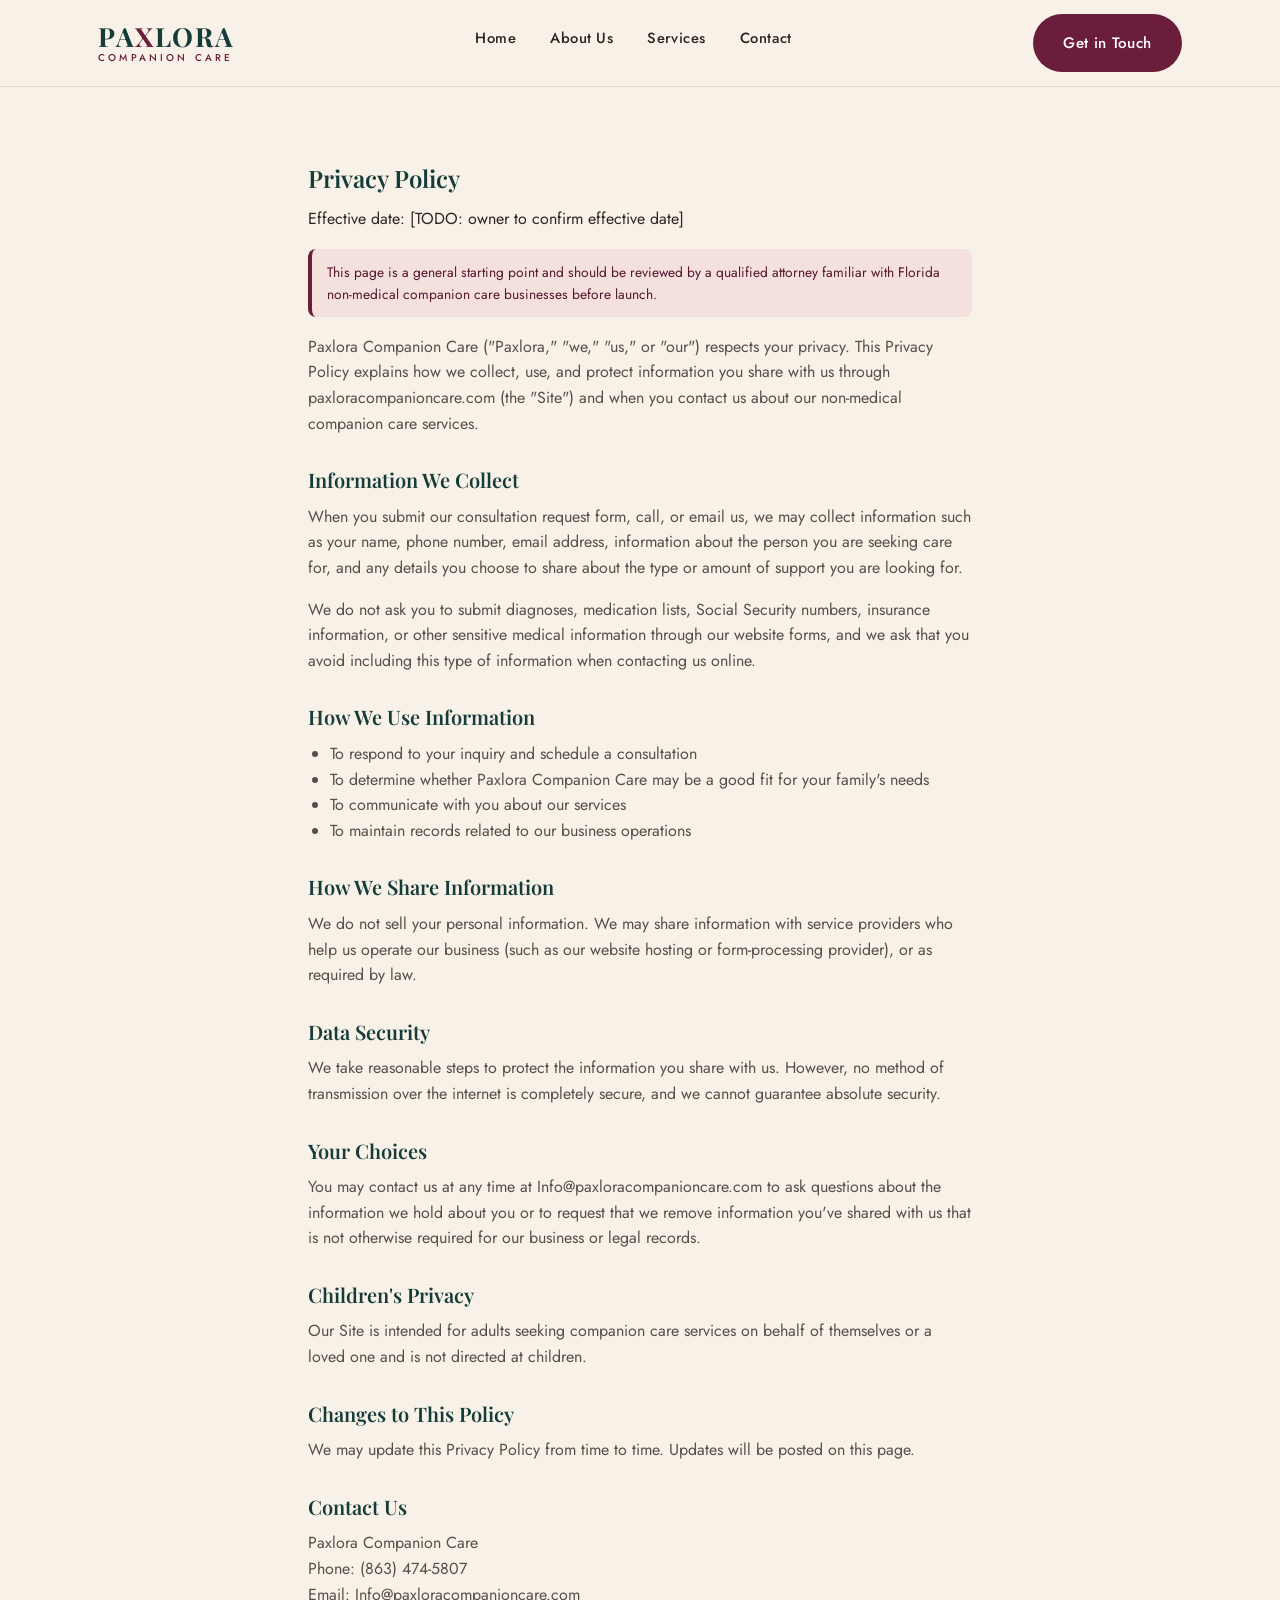
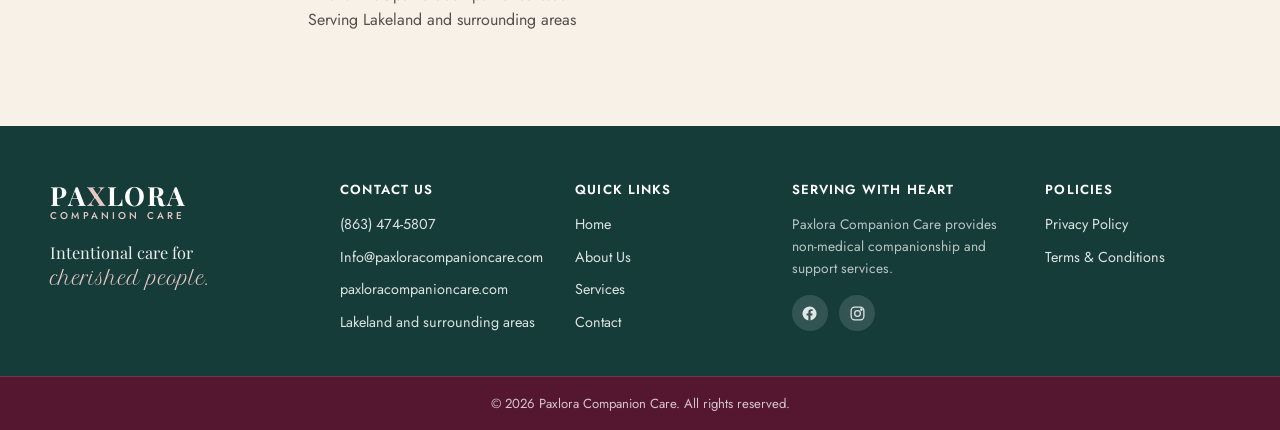
<file: privacy/index.html>
<!DOCTYPE html>
<html lang="en">
<head>
<meta charset="UTF-8">
<meta name="viewport" content="width=device-width, initial-scale=1.0">
<title>Privacy Policy | Paxlora Companion Care</title>
<meta name="description" content="Privacy Policy for Paxlora Companion Care, a non-medical companion care provider serving Lakeland, Florida and surrounding areas.">
<link rel="canonical" href="https://paxloracompanioncare.com/privacy/">
<meta name="robots" content="noindex, follow">
<link rel="icon" href="/images/favicon.ico" sizes="any">
<link rel="preconnect" href="https://fonts.googleapis.com">
<link rel="preconnect" href="https://fonts.gstatic.com" crossorigin>
<link href="https://fonts.googleapis.com/css2?family=Playfair+Display:ital,wght@0,500;0,600;0,700;1,500;1,600&family=Petit+Formal+Script&family=Jost:wght@400;500;600&display=swap" rel="stylesheet">
<link rel="stylesheet" href="/css/styles.css">
</head>
<body>
<a class="skip-link" href="#main">Skip to main content</a>

<header class="site-header">
  <div class="container">
    <a href="/" class="logo" aria-label="Paxlora Companion Care, home">
      <span class="logo-word">PA<span>X</span>LORA</span>
      <span class="logo-sub">COMPANION CARE</span>
    </a>
    <button class="nav-toggle" aria-expanded="false" aria-controls="main-nav" aria-label="Open menu">
      <svg viewBox="0 0 24 24" fill="none" stroke="currentColor" stroke-width="2" stroke-linecap="round"><line x1="3" y1="6" x2="21" y2="6"/><line x1="3" y1="12" x2="21" y2="12"/><line x1="3" y1="18" x2="21" y2="18"/></svg>
    </button>
    <nav class="main-nav" id="main-nav" aria-label="Primary">
      <a href="/">Home</a>
      <a href="/about/">About Us</a>
      <a href="/services/">Services</a>
      <a href="/contact/">Contact</a>
    </nav>
    <div class="header-actions">
      <a href="/contact/#consultation" class="btn btn-primary">Get in Touch</a>
    </div>
  </div>
  <div class="nav-scrim"></div>
</header>

<main id="main">
  <section class="section">
    <div class="container" style="max-width:760px;">
      <h1>Privacy Policy</h1>
      <p class="updated">Effective date: [TODO: owner to confirm effective date]</p>

      <div class="todo-note">
        <!-- TODO(owner review): This is a baseline placeholder policy. Please have this reviewed by a qualified attorney before relying on it, and update any bracketed details before launch. -->
        This page is a general starting point and should be reviewed by a qualified attorney familiar with Florida non-medical companion care businesses before launch.
      </div>

      <div class="legal-content">
        <p>Paxlora Companion Care ("Paxlora," "we," "us," or "our") respects your privacy. This Privacy Policy explains how we collect, use, and protect information you share with us through paxloracompanioncare.com (the "Site") and when you contact us about our non-medical companion care services.</p>

        <h2>Information We Collect</h2>
        <p>When you submit our consultation request form, call, or email us, we may collect information such as your name, phone number, email address, information about the person you are seeking care for, and any details you choose to share about the type or amount of support you are looking for.</p>
        <p>We do not ask you to submit diagnoses, medication lists, Social Security numbers, insurance information, or other sensitive medical information through our website forms, and we ask that you avoid including this type of information when contacting us online.</p>

        <h2>How We Use Information</h2>
        <ul>
          <li>To respond to your inquiry and schedule a consultation</li>
          <li>To determine whether Paxlora Companion Care may be a good fit for your family's needs</li>
          <li>To communicate with you about our services</li>
          <li>To maintain records related to our business operations</li>
        </ul>

        <h2>How We Share Information</h2>
        <p>We do not sell your personal information. We may share information with service providers who help us operate our business (such as our website hosting or form-processing provider), or as required by law.</p>

        <h2>Data Security</h2>
        <p>We take reasonable steps to protect the information you share with us. However, no method of transmission over the internet is completely secure, and we cannot guarantee absolute security.</p>

        <h2>Your Choices</h2>
        <p>You may contact us at any time at <a href="mailto:Info@paxloracompanioncare.com">Info@paxloracompanioncare.com</a> to ask questions about the information we hold about you or to request that we remove information you've shared with us that is not otherwise required for our business or legal records.</p>

        <h2>Children's Privacy</h2>
        <p>Our Site is intended for adults seeking companion care services on behalf of themselves or a loved one and is not directed at children.</p>

        <h2>Changes to This Policy</h2>
        <p>We may update this Privacy Policy from time to time. Updates will be posted on this page.</p>

        <h2>Contact Us</h2>
        <p>Paxlora Companion Care<br>
        Phone: <a href="tel:+18634745807">(863) 474-5807</a><br>
        Email: <a href="mailto:Info@paxloracompanioncare.com">Info@paxloracompanioncare.com</a><br>
        Serving Lakeland and surrounding areas</p>
      </div>
    </div>
  </section>
</main>

<footer class="site-footer">
  <div class="footer-top container">
    <div class="footer-grid">
      <div class="footer-brand">
        <a href="/" class="logo" aria-label="Paxlora Companion Care, home">
          <span class="logo-word">PA<span>X</span>LORA</span>
          <span class="logo-sub">COMPANION CARE</span>
        </a>
        <p class="footer-tagline">Intentional care for<br><span class="script-accent">cherished people.</span></p>
      </div>
      <div class="footer-col">
        <h4>Contact Us</h4>
        <ul>
          <li><a href="tel:+18634745807">(863) 474-5807</a></li>
          <li><a href="mailto:Info@paxloracompanioncare.com">Info@paxloracompanioncare.com</a></li>
          <li><a href="https://paxloracompanioncare.com">paxloracompanioncare.com</a></li>
          <li>Lakeland and surrounding areas</li>
        </ul>
      </div>
      <div class="footer-col">
        <h4>Quick Links</h4>
        <ul>
          <li><a href="/">Home</a></li>
          <li><a href="/about/">About Us</a></li>
          <li><a href="/services/">Services</a></li>
          <li><a href="/contact/">Contact</a></li>
        </ul>
      </div>
      <div class="footer-col">
        <h4>Serving With Heart</h4>
        <p>Paxlora Companion Care provides non-medical companionship and support services.</p>
        <div class="footer-social">
          <a href="#" aria-label="Paxlora Companion Care on Facebook"><svg viewBox="0 0 24 24" fill="currentColor"><path d="M22 12a10 10 0 10-11.6 9.9v-7H7.9V12h2.5V9.8c0-2.5 1.5-3.9 3.8-3.9 1.1 0 2.2.2 2.2.2v2.5h-1.3c-1.2 0-1.6.8-1.6 1.6V12h2.8l-.4 2.9h-2.4v7A10 10 0 0022 12z"/></svg></a>
          <a href="#" aria-label="Paxlora Companion Care on Instagram"><svg viewBox="0 0 24 24" fill="none" stroke="currentColor" stroke-width="1.8"><rect x="3" y="3" width="18" height="18" rx="5"/><circle cx="12" cy="12" r="4"/><circle cx="17.5" cy="6.5" r="1"/></svg></a>
        </div>
      </div>
      <div class="footer-col">
        <h4>Policies</h4>
        <ul>
          <li><a href="/privacy/">Privacy Policy</a></li>
          <li><a href="/terms/">Terms &amp; Conditions</a></li>
        </ul>
      </div>
    </div>
  </div>
  <div class="footer-bottom">
    © 2026 Paxlora Companion Care. All rights reserved.
  </div>
</footer>

<script src="/js/main.js"></script>
</body>
</html>
</file>
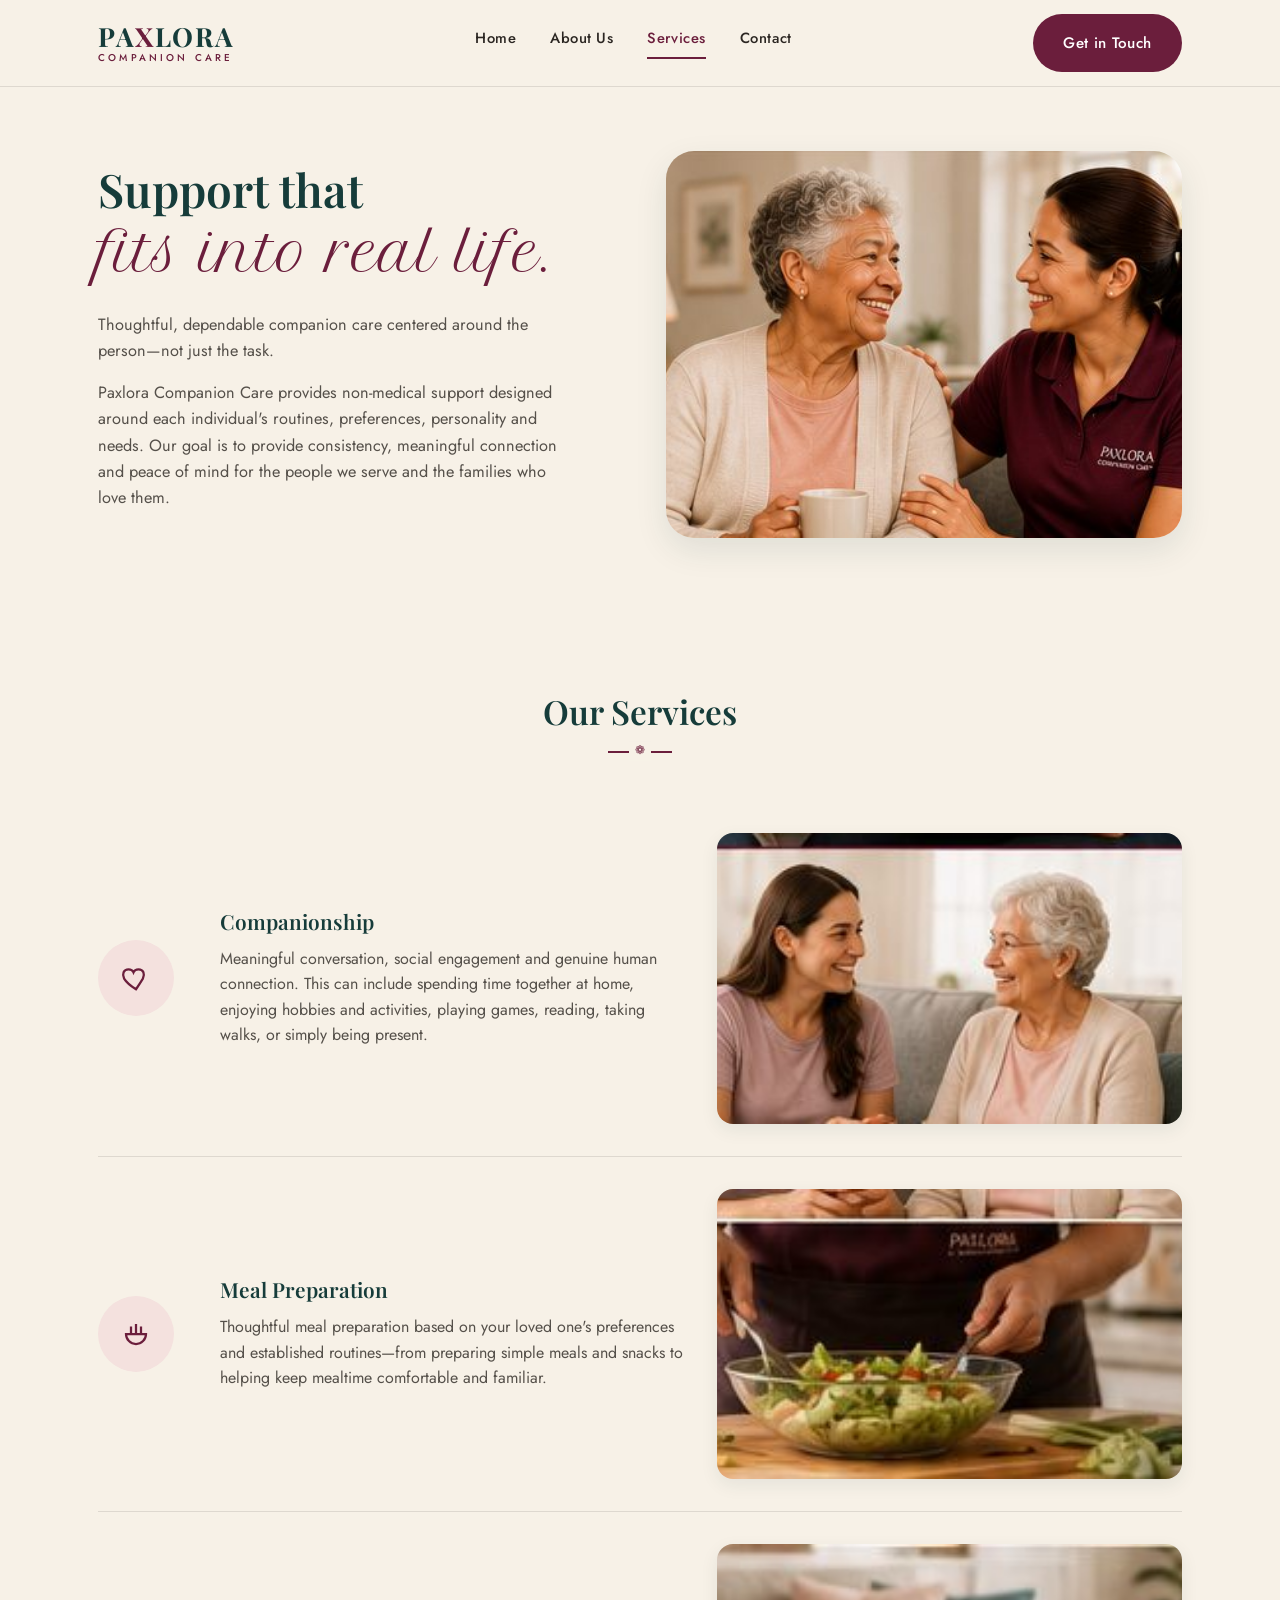
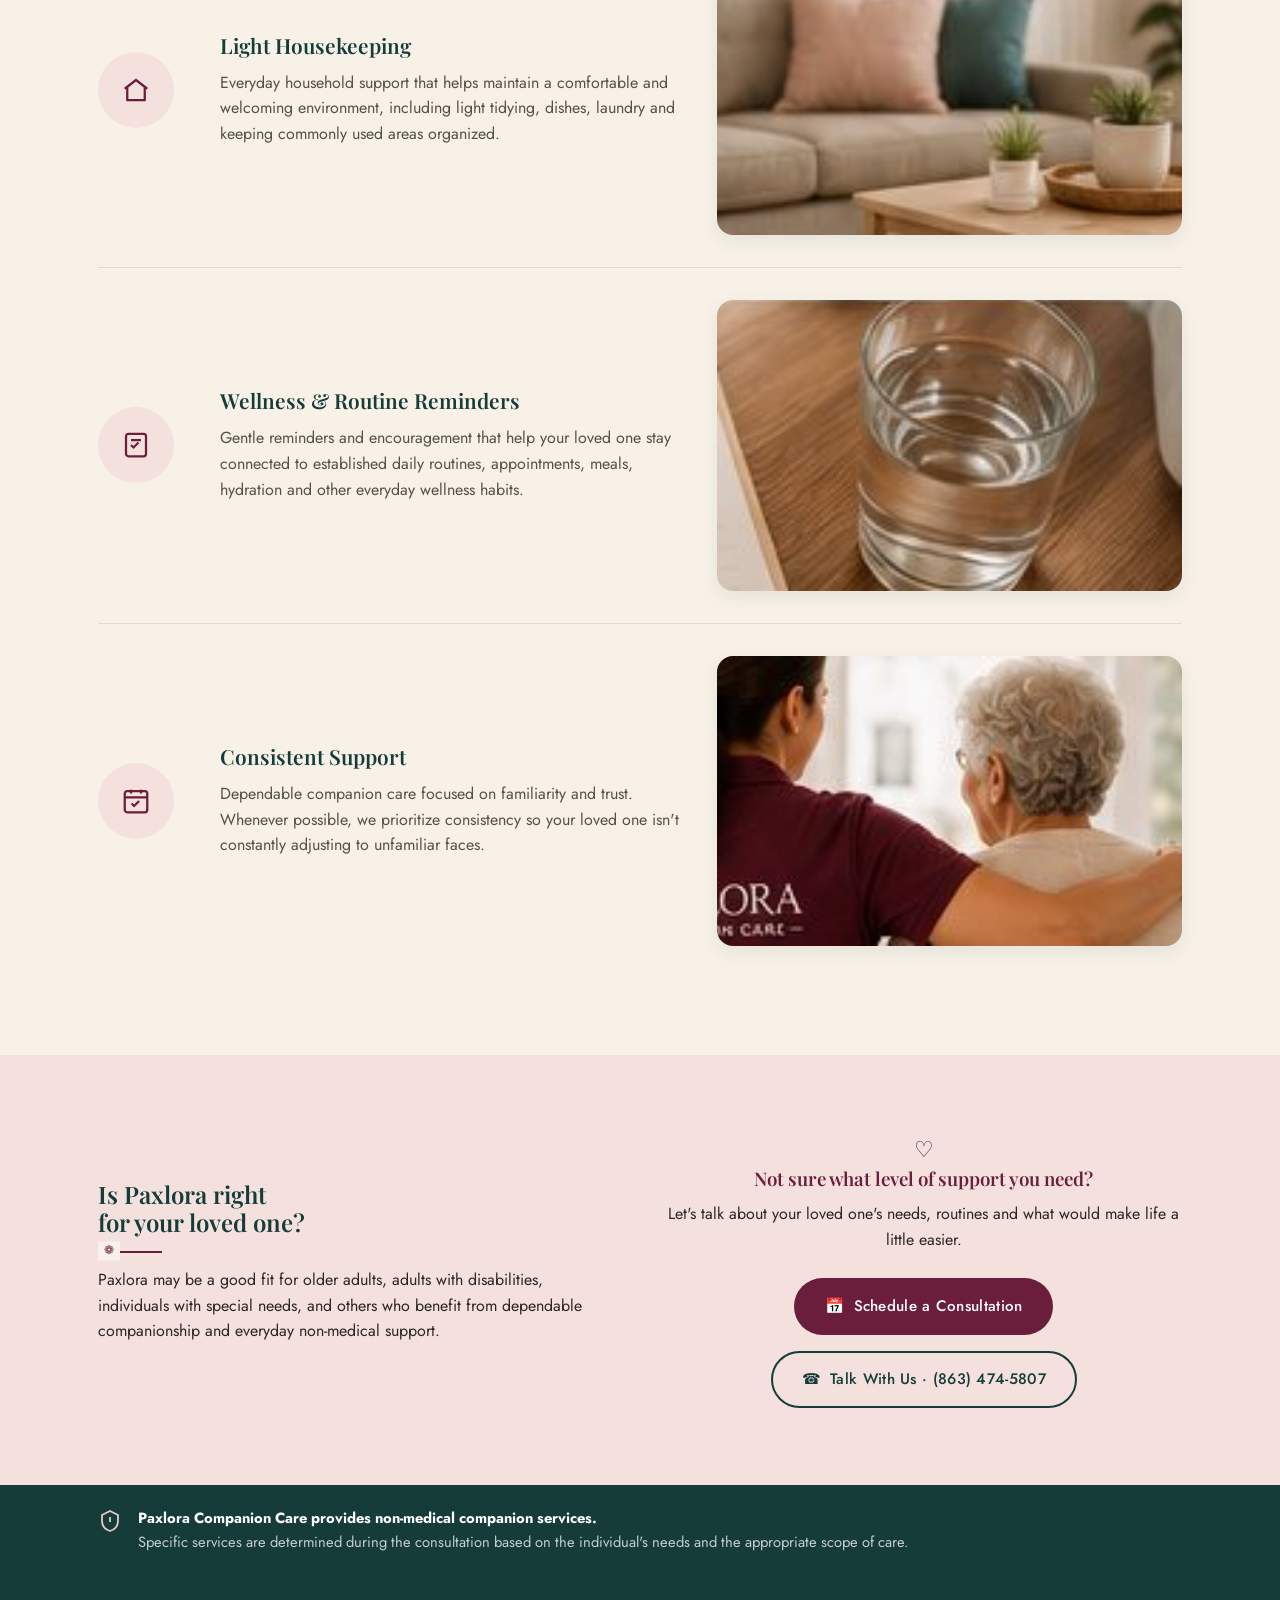
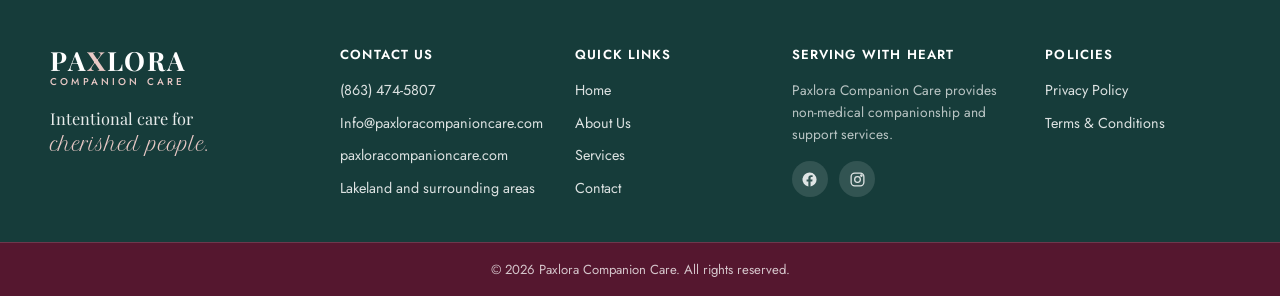
<file: services/index.html>
<!DOCTYPE html>
<html lang="en">
<head>
<meta charset="UTF-8">
<meta name="viewport" content="width=device-width, initial-scale=1.0">
<title>Services | Paxlora Companion Care</title>
<meta name="description" content="Companionship, meal preparation, light housekeeping, wellness and routine reminders, and consistent support — non-medical companion care from Paxlora Companion Care in Lakeland, FL.">
<link rel="canonical" href="https://paxloracompanioncare.com/services/">

<meta property="og:type" content="website">
<meta property="og:title" content="Services | Paxlora Companion Care">
<meta property="og:description" content="Thoughtful, dependable companion care centered around the person—not just the task.">
<meta property="og:url" content="https://paxloracompanioncare.com/services/">

<link rel="icon" href="/images/favicon.ico" sizes="any">
<link rel="preconnect" href="https://fonts.googleapis.com">
<link rel="preconnect" href="https://fonts.gstatic.com" crossorigin>
<link href="https://fonts.googleapis.com/css2?family=Playfair+Display:ital,wght@0,500;0,600;0,700;1,500;1,600&family=Petit+Formal+Script&family=Jost:wght@400;500;600&display=swap" rel="stylesheet">
<link rel="stylesheet" href="/css/styles.css">
</head>
<body>
<a class="skip-link" href="#main">Skip to main content</a>

<header class="site-header">
  <div class="container">
    <a href="/" class="logo" aria-label="Paxlora Companion Care, home">
      <span class="logo-word">PA<span>X</span>LORA</span>
      <span class="logo-sub">COMPANION CARE</span>
    </a>
    <button class="nav-toggle" aria-expanded="false" aria-controls="main-nav" aria-label="Open menu">
      <svg viewBox="0 0 24 24" fill="none" stroke="currentColor" stroke-width="2" stroke-linecap="round"><line x1="3" y1="6" x2="21" y2="6"/><line x1="3" y1="12" x2="21" y2="12"/><line x1="3" y1="18" x2="21" y2="18"/></svg>
    </button>
    <nav class="main-nav" id="main-nav" aria-label="Primary">
      <a href="/">Home</a>
      <a href="/about/">About Us</a>
      <a href="/services/" aria-current="page">Services</a>
      <a href="/contact/">Contact</a>
    </nav>
    <div class="header-actions">
      <a href="/contact/#consultation" class="btn btn-primary">Get in Touch</a>
    </div>
  </div>
  <div class="nav-scrim"></div>
</header>

<main id="main">

  <!-- HERO -->
  <section class="hero page-hero">
    <div class="container">
      <div class="hero-copy">
        <h1>Support that<span class="script-line">fits into real life.</span></h1>
        <p class="hero-body" style="margin-top:1.1em;">Thoughtful, dependable companion care centered around the person—not just the task.</p>
        <p class="hero-body">Paxlora Companion Care provides non-medical support designed around each individual's routines, preferences, personality and needs. Our goal is to provide consistency, meaningful connection and peace of mind for the people we serve and the families who love them.</p>
      </div>
      <div class="hero-media">
        <img class="media-photo" src="/images/services-hero.jpg" alt="A Paxlora caregiver sharing coffee and conversation with an older woman" width="604" height="303">
      </div>
    </div>
  </section>

  <!-- SERVICE DETAIL ROWS -->
  <section class="section">
    <div class="container">
      <div class="section-header">
        <h2>Our Services</h2>
        <div class="divider-flourish"></div>
      </div>

      <div class="services-detail">
        <div class="service-row">
          <div class="service-icon"><svg viewBox="0 0 24 24" fill="none" stroke="currentColor" stroke-width="1.8"><path d="M12 21s-7-4.35-9.5-8.5C.7 9 2 5 6 5c2 0 3.5 1.2 4 2.4C10.5 6.2 12 5 14 5c4 0 5.3 4 3.5 7.5C15 16.65 12 21 12 21z"/></svg></div>
          <div>
            <h3>Companionship</h3>
            <p>Meaningful conversation, social engagement and genuine human connection. This can include spending time together at home, enjoying hobbies and activities, playing games, reading, taking walks, or simply being present.</p>
          </div>
          <div class="service-media">
            <img class="media-photo" loading="lazy" src="/images/service-companionship.jpg" alt="A caregiver sitting with an older woman, talking and smiling together" width="409" height="148">
          </div>
        </div>

        <div class="service-row">
          <div class="service-icon"><svg viewBox="0 0 24 24" fill="none" stroke="currentColor" stroke-width="1.8"><path d="M4 12h16c0 4.4-3.6 8-8 8s-8-3.6-8-8z"/><path d="M8 12V6M12 12V4M16 12V6"/></svg></div>
          <div>
            <h3>Meal Preparation</h3>
            <p>Thoughtful meal preparation based on your loved one's preferences and established routines—from preparing simple meals and snacks to helping keep mealtime comfortable and familiar.</p>
          </div>
          <div class="service-media">
            <img class="media-photo" loading="lazy" src="/images/service-meal-prep.jpg" alt="A caregiver preparing a fresh salad in a home kitchen" width="409" height="126">
          </div>
        </div>

        <div class="service-row">
          <div class="service-icon"><svg viewBox="0 0 24 24" fill="none" stroke="currentColor" stroke-width="1.8"><path d="M3 11l9-7 9 7"/><path d="M5 10v10h14V10"/></svg></div>
          <div>
            <h3>Light Housekeeping</h3>
            <p>Everyday household support that helps maintain a comfortable and welcoming environment, including light tidying, dishes, laundry and keeping commonly used areas organized.</p>
          </div>
          <div class="service-media">
            <img class="media-photo" loading="lazy" src="/images/service-housekeeping.jpg" alt="A tidy, comfortable living room with soft furnishings" width="409" height="106">
          </div>
        </div>

        <div class="service-row">
          <div class="service-icon"><svg viewBox="0 0 24 24" fill="none" stroke="currentColor" stroke-width="1.8"><rect x="4" y="3" width="16" height="18" rx="2"/><path d="M8 8h8M8 12l2 2 4-4"/></svg></div>
          <div>
            <h3>Wellness &amp; Routine Reminders</h3>
            <p>Gentle reminders and encouragement that help your loved one stay connected to established daily routines, appointments, meals, hydration and other everyday wellness habits.</p>
          </div>
          <div class="service-media">
            <img class="media-photo" loading="lazy" src="/images/service-wellness.jpg" alt="A glass of water on a wooden table, part of a daily hydration routine" width="164" height="117">
          </div>
        </div>

        <div class="service-row">
          <div class="service-icon"><svg viewBox="0 0 24 24" fill="none" stroke="currentColor" stroke-width="1.8"><rect x="3" y="4" width="18" height="17" rx="2"/><path d="M3 9h18M8 3v3M16 3v3"/><path d="M8.5 14l2 2 4-4"/></svg></div>
          <div>
            <h3>Consistent Support</h3>
            <p>Dependable companion care focused on familiarity and trust. Whenever possible, we prioritize consistency so your loved one isn't constantly adjusting to unfamiliar faces.</p>
          </div>
          <div class="service-media">
            <img class="media-photo" loading="lazy" src="/images/service-consistent.jpg" alt="A caregiver with her arm around an older woman, looking out a window together" width="409" height="116">
          </div>
        </div>
      </div>
    </div>
  </section>

  <!-- FIT SECTION -->
  <section class="section panel-blush">
    <div class="container">
      <div class="two-col">
        <div>
          <h2>Is Paxlora right<span class="script-line" style="display:block;">for your loved one?</span></h2>
          <div class="divider-flourish left"></div>
          <p>Paxlora may be a good fit for older adults, adults with disabilities, individuals with special needs, and others who benefit from dependable companionship and everyday non-medical support.</p>
        </div>
        <div>
          <div class="heart text-center" aria-hidden="true" style="font-size:1.4rem;color:var(--color-burgundy);">♡</div>
          <h3 class="text-center" style="color:var(--color-burgundy);">Not sure what level of support you need?</h3>
          <p class="text-center">Let's talk about your loved one's needs, routines and what would make life a little easier.</p>
          <div class="hero-ctas" style="justify-content:center;">
            <a href="/contact/#consultation" class="btn btn-primary"><span aria-hidden="true">📅</span> Schedule a Consultation</a>
            <a href="tel:+18634745807" class="btn btn-outline"><span aria-hidden="true">☎</span> Talk With Us · (863) 474-5807</a>
          </div>
        </div>
      </div>
    </div>
  </section>

  <!-- DISCLAIMER -->
  <div class="disclaimer-bar">
    <div class="container">
      <svg viewBox="0 0 24 24" fill="none" stroke="currentColor" stroke-width="1.8"><path d="M12 2l8 4v6c0 5-3.5 8.5-8 10-4.5-1.5-8-5-8-10V6z"/><path d="M12 8v5M12 16h.01"/></svg>
      <p><strong>Paxlora Companion Care provides non-medical companion services.</strong> <span>Specific services are determined during the consultation based on the individual's needs and the appropriate scope of care.</span></p>
    </div>
  </div>

</main>

<footer class="site-footer">
  <div class="footer-top container">
    <div class="footer-grid">
      <div class="footer-brand">
        <a href="/" class="logo" aria-label="Paxlora Companion Care, home">
          <span class="logo-word">PA<span>X</span>LORA</span>
          <span class="logo-sub">COMPANION CARE</span>
        </a>
        <p class="footer-tagline">Intentional care for<br><span class="script-accent">cherished people.</span></p>
      </div>
      <div class="footer-col">
        <h4>Contact Us</h4>
        <ul>
          <li><a href="tel:+18634745807">(863) 474-5807</a></li>
          <li><a href="mailto:Info@paxloracompanioncare.com">Info@paxloracompanioncare.com</a></li>
          <li><a href="https://paxloracompanioncare.com">paxloracompanioncare.com</a></li>
          <li>Lakeland and surrounding areas</li>
        </ul>
      </div>
      <div class="footer-col">
        <h4>Quick Links</h4>
        <ul>
          <li><a href="/">Home</a></li>
          <li><a href="/about/">About Us</a></li>
          <li><a href="/services/">Services</a></li>
          <li><a href="/contact/">Contact</a></li>
        </ul>
      </div>
      <div class="footer-col">
        <h4>Serving With Heart</h4>
        <p>Paxlora Companion Care provides non-medical companionship and support services.</p>
        <div class="footer-social">
          <a href="#" aria-label="Paxlora Companion Care on Facebook"><svg viewBox="0 0 24 24" fill="currentColor"><path d="M22 12a10 10 0 10-11.6 9.9v-7H7.9V12h2.5V9.8c0-2.5 1.5-3.9 3.8-3.9 1.1 0 2.2.2 2.2.2v2.5h-1.3c-1.2 0-1.6.8-1.6 1.6V12h2.8l-.4 2.9h-2.4v7A10 10 0 0022 12z"/></svg></a>
          <a href="#" aria-label="Paxlora Companion Care on Instagram"><svg viewBox="0 0 24 24" fill="none" stroke="currentColor" stroke-width="1.8"><rect x="3" y="3" width="18" height="18" rx="5"/><circle cx="12" cy="12" r="4"/><circle cx="17.5" cy="6.5" r="1"/></svg></a>
        </div>
      </div>
      <div class="footer-col">
        <h4>Policies</h4>
        <ul>
          <li><a href="/privacy/">Privacy Policy</a></li>
          <li><a href="/terms/">Terms &amp; Conditions</a></li>
        </ul>
      </div>
    </div>
  </div>
  <div class="footer-bottom">
    © 2026 Paxlora Companion Care. All rights reserved.
  </div>
</footer>

<script src="/js/main.js"></script>
</body>
</html>
</file>
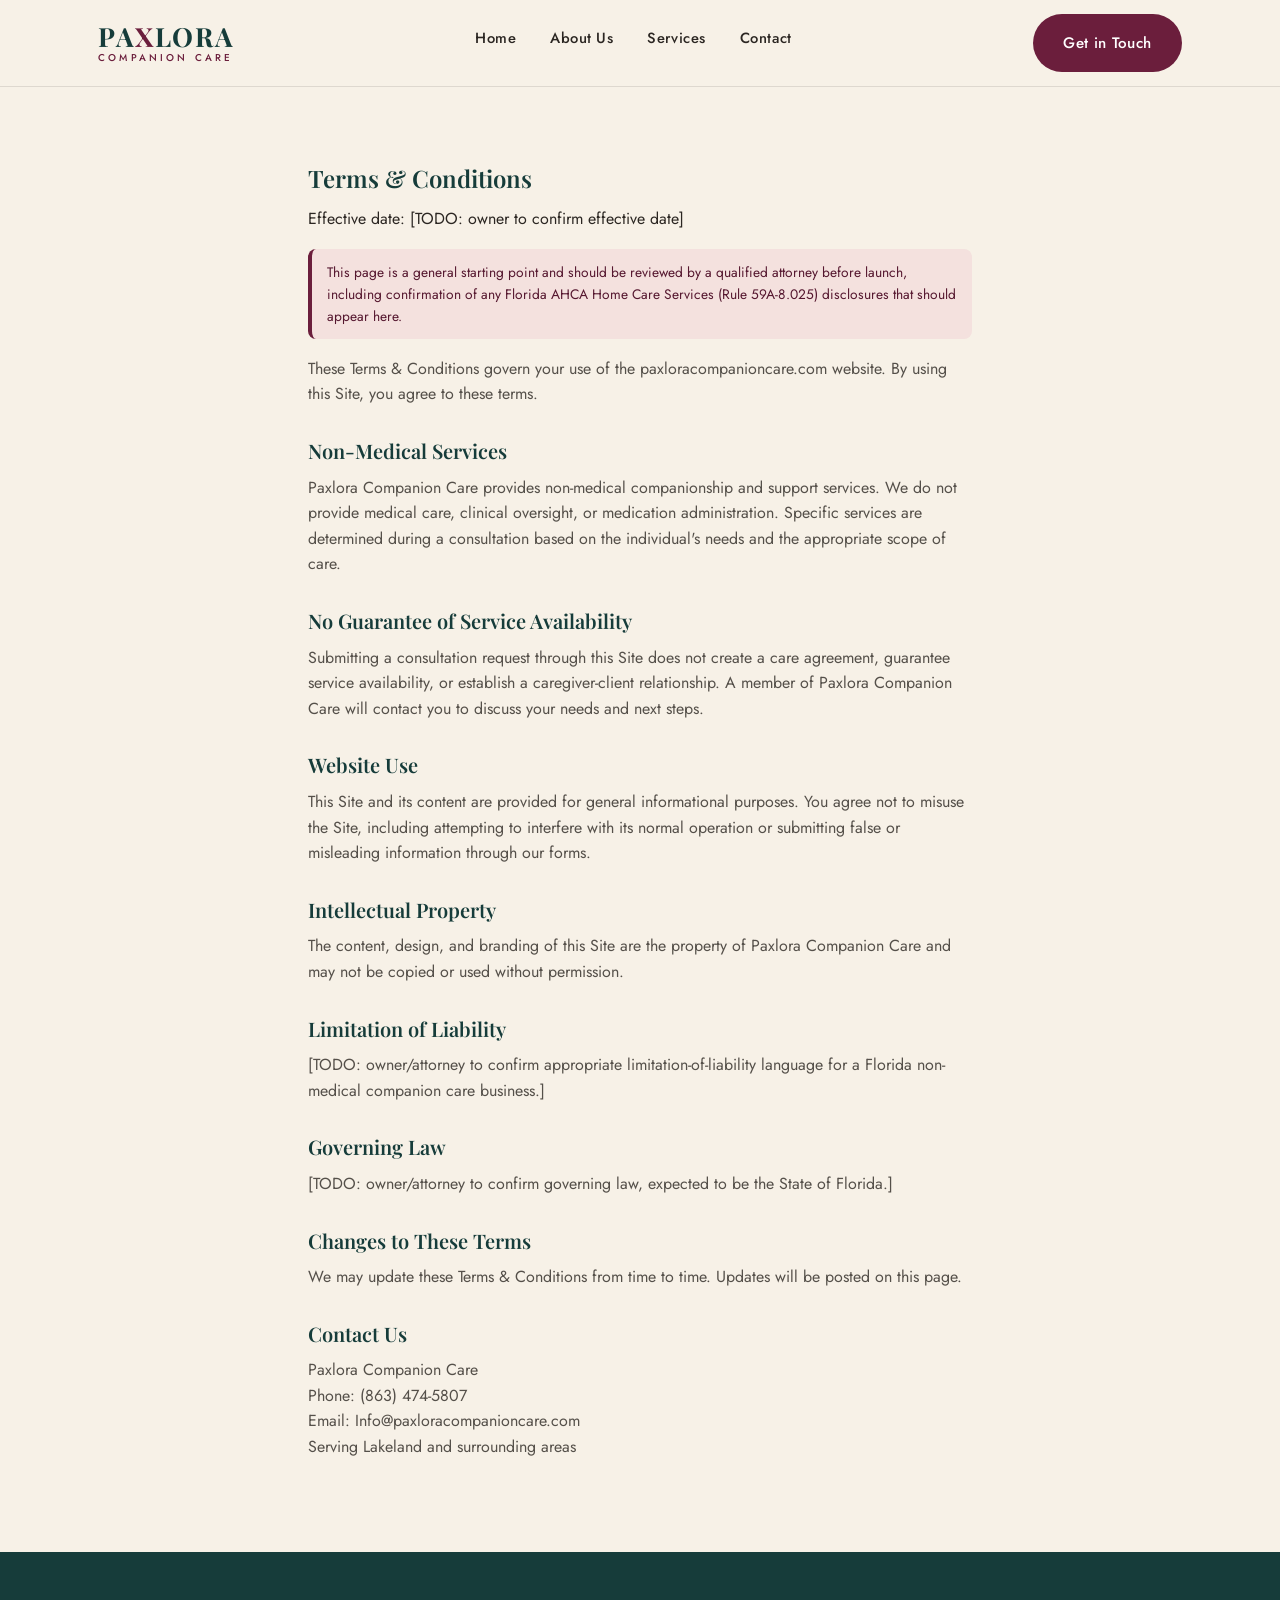
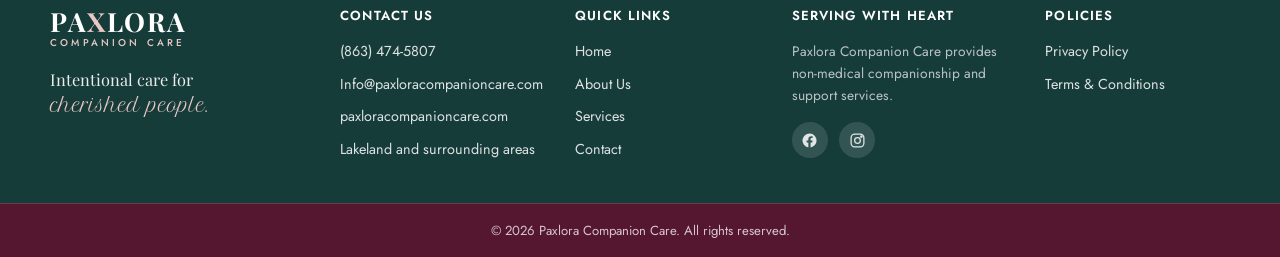
<file: terms/index.html>
<!DOCTYPE html>
<html lang="en">
<head>
<meta charset="UTF-8">
<meta name="viewport" content="width=device-width, initial-scale=1.0">
<title>Terms &amp; Conditions | Paxlora Companion Care</title>
<meta name="description" content="Terms and Conditions for use of the Paxlora Companion Care website.">
<link rel="canonical" href="https://paxloracompanioncare.com/terms/">
<meta name="robots" content="noindex, follow">
<link rel="icon" href="/images/favicon.ico" sizes="any">
<link rel="preconnect" href="https://fonts.googleapis.com">
<link rel="preconnect" href="https://fonts.gstatic.com" crossorigin>
<link href="https://fonts.googleapis.com/css2?family=Playfair+Display:ital,wght@0,500;0,600;0,700;1,500;1,600&family=Petit+Formal+Script&family=Jost:wght@400;500;600&display=swap" rel="stylesheet">
<link rel="stylesheet" href="/css/styles.css">
</head>
<body>
<a class="skip-link" href="#main">Skip to main content</a>

<header class="site-header">
  <div class="container">
    <a href="/" class="logo" aria-label="Paxlora Companion Care, home">
      <span class="logo-word">PA<span>X</span>LORA</span>
      <span class="logo-sub">COMPANION CARE</span>
    </a>
    <button class="nav-toggle" aria-expanded="false" aria-controls="main-nav" aria-label="Open menu">
      <svg viewBox="0 0 24 24" fill="none" stroke="currentColor" stroke-width="2" stroke-linecap="round"><line x1="3" y1="6" x2="21" y2="6"/><line x1="3" y1="12" x2="21" y2="12"/><line x1="3" y1="18" x2="21" y2="18"/></svg>
    </button>
    <nav class="main-nav" id="main-nav" aria-label="Primary">
      <a href="/">Home</a>
      <a href="/about/">About Us</a>
      <a href="/services/">Services</a>
      <a href="/contact/">Contact</a>
    </nav>
    <div class="header-actions">
      <a href="/contact/#consultation" class="btn btn-primary">Get in Touch</a>
    </div>
  </div>
  <div class="nav-scrim"></div>
</header>

<main id="main">
  <section class="section">
    <div class="container" style="max-width:760px;">
      <h1>Terms &amp; Conditions</h1>
      <p class="updated">Effective date: [TODO: owner to confirm effective date]</p>

      <div class="todo-note">
        <!-- TODO(owner review): This is a baseline placeholder. Please have this reviewed by a qualified attorney familiar with Florida AHCA HCS-registered companion care businesses before launch. -->
        This page is a general starting point and should be reviewed by a qualified attorney before launch, including confirmation of any Florida AHCA Home Care Services (Rule 59A-8.025) disclosures that should appear here.
      </div>

      <div class="legal-content">
        <p>These Terms &amp; Conditions govern your use of the paxloracompanioncare.com website. By using this Site, you agree to these terms.</p>

        <h2>Non-Medical Services</h2>
        <p>Paxlora Companion Care provides non-medical companionship and support services. We do not provide medical care, clinical oversight, or medication administration. Specific services are determined during a consultation based on the individual's needs and the appropriate scope of care.</p>

        <h2>No Guarantee of Service Availability</h2>
        <p>Submitting a consultation request through this Site does not create a care agreement, guarantee service availability, or establish a caregiver-client relationship. A member of Paxlora Companion Care will contact you to discuss your needs and next steps.</p>

        <h2>Website Use</h2>
        <p>This Site and its content are provided for general informational purposes. You agree not to misuse the Site, including attempting to interfere with its normal operation or submitting false or misleading information through our forms.</p>

        <h2>Intellectual Property</h2>
        <p>The content, design, and branding of this Site are the property of Paxlora Companion Care and may not be copied or used without permission.</p>

        <h2>Limitation of Liability</h2>
        <p>[TODO: owner/attorney to confirm appropriate limitation-of-liability language for a Florida non-medical companion care business.]</p>

        <h2>Governing Law</h2>
        <p>[TODO: owner/attorney to confirm governing law, expected to be the State of Florida.]</p>

        <h2>Changes to These Terms</h2>
        <p>We may update these Terms &amp; Conditions from time to time. Updates will be posted on this page.</p>

        <h2>Contact Us</h2>
        <p>Paxlora Companion Care<br>
        Phone: <a href="tel:+18634745807">(863) 474-5807</a><br>
        Email: <a href="mailto:Info@paxloracompanioncare.com">Info@paxloracompanioncare.com</a><br>
        Serving Lakeland and surrounding areas</p>
      </div>
    </div>
  </section>
</main>

<footer class="site-footer">
  <div class="footer-top container">
    <div class="footer-grid">
      <div class="footer-brand">
        <a href="/" class="logo" aria-label="Paxlora Companion Care, home">
          <span class="logo-word">PA<span>X</span>LORA</span>
          <span class="logo-sub">COMPANION CARE</span>
        </a>
        <p class="footer-tagline">Intentional care for<br><span class="script-accent">cherished people.</span></p>
      </div>
      <div class="footer-col">
        <h4>Contact Us</h4>
        <ul>
          <li><a href="tel:+18634745807">(863) 474-5807</a></li>
          <li><a href="mailto:Info@paxloracompanioncare.com">Info@paxloracompanioncare.com</a></li>
          <li><a href="https://paxloracompanioncare.com">paxloracompanioncare.com</a></li>
          <li>Lakeland and surrounding areas</li>
        </ul>
      </div>
      <div class="footer-col">
        <h4>Quick Links</h4>
        <ul>
          <li><a href="/">Home</a></li>
          <li><a href="/about/">About Us</a></li>
          <li><a href="/services/">Services</a></li>
          <li><a href="/contact/">Contact</a></li>
        </ul>
      </div>
      <div class="footer-col">
        <h4>Serving With Heart</h4>
        <p>Paxlora Companion Care provides non-medical companionship and support services.</p>
        <div class="footer-social">
          <a href="#" aria-label="Paxlora Companion Care on Facebook"><svg viewBox="0 0 24 24" fill="currentColor"><path d="M22 12a10 10 0 10-11.6 9.9v-7H7.9V12h2.5V9.8c0-2.5 1.5-3.9 3.8-3.9 1.1 0 2.2.2 2.2.2v2.5h-1.3c-1.2 0-1.6.8-1.6 1.6V12h2.8l-.4 2.9h-2.4v7A10 10 0 0022 12z"/></svg></a>
          <a href="#" aria-label="Paxlora Companion Care on Instagram"><svg viewBox="0 0 24 24" fill="none" stroke="currentColor" stroke-width="1.8"><rect x="3" y="3" width="18" height="18" rx="5"/><circle cx="12" cy="12" r="4"/><circle cx="17.5" cy="6.5" r="1"/></svg></a>
        </div>
      </div>
      <div class="footer-col">
        <h4>Policies</h4>
        <ul>
          <li><a href="/privacy/">Privacy Policy</a></li>
          <li><a href="/terms/">Terms &amp; Conditions</a></li>
        </ul>
      </div>
    </div>
  </div>
  <div class="footer-bottom">
    © 2026 Paxlora Companion Care. All rights reserved.
  </div>
</footer>

<script src="/js/main.js"></script>
</body>
</html>
</file>
<file: css/styles.css>
/* =========================================================
   Paxlora Companion Care — Shared Design System
   ========================================================= */

:root {
  /* Brand palette (from approved visual references) */
  --color-cream: #F7F1E7;
  --color-cream-deep: #F0E7D8;
  --color-teal: #163C3A;
  --color-teal-deep: #0F2B29;
  --color-burgundy: #6B1E3C;
  --color-burgundy-deep: #55172F;
  --color-blush: #F4E1DE;
  --color-blush-deep: #E9C9C6;
  --color-ink: #2B2622;
  --color-ink-soft: #55504A;
  --color-white: #FFFFFF;
  --color-border: rgba(43, 38, 34, 0.12);

  --font-serif: "Playfair Display", "Georgia", serif;
  --font-script: "Petit Formal Script", "Brush Script MT", cursive;
  --font-sans: "Jost", "Helvetica Neue", Arial, sans-serif;

  --radius-sm: 8px;
  --radius-md: 16px;
  --radius-lg: 28px;
  --radius-pill: 999px;

  --shadow-card: 0 12px 32px rgba(22, 60, 58, 0.10);
  --shadow-soft: 0 6px 18px rgba(22, 60, 58, 0.08);

  --container: 1180px;
  --gutter: clamp(1.25rem, 4vw, 3rem);
}

/* ---------- Reset ---------- */
*, *::before, *::after { box-sizing: border-box; }
html { scroll-behavior: smooth; }
body {
  margin: 0;
  font-family: var(--font-sans);
  color: var(--color-ink);
  background: var(--color-cream);
  line-height: 1.6;
  -webkit-font-smoothing: antialiased;
}
img { max-width: 100%; display: block; }
a { color: inherit; text-decoration: none; }
ul { margin: 0; padding: 0; list-style: none; }
h1, h2, h3, h4 { font-family: var(--font-serif); font-weight: 600; line-height: 1.18; margin: 0 0 0.6em; color: var(--color-teal); }
p { margin: 0 0 1em; }
button { font-family: inherit; cursor: pointer; }
input, select, textarea { font-family: inherit; font-size: 1rem; }

/* Visible keyboard focus */
a:focus-visible,
button:focus-visible,
input:focus-visible,
select:focus-visible,
textarea:focus-visible {
  outline: 3px solid var(--color-burgundy);
  outline-offset: 3px;
}

.skip-link {
  position: absolute;
  left: -999px;
  top: auto;
  background: var(--color-teal);
  color: #fff;
  padding: 0.75em 1.25em;
  z-index: 1000;
  border-radius: var(--radius-sm);
}
.skip-link:focus {
  left: 1rem;
  top: 1rem;
}

@media (prefers-reduced-motion: reduce) {
  * { animation-duration: 0.01ms !important; animation-iteration-count: 1 !important; transition-duration: 0.01ms !important; scroll-behavior: auto !important; }
}

.container {
  width: 100%;
  max-width: var(--container);
  margin: 0 auto;
  padding: 0 var(--gutter);
}

.script-accent {
  font-family: var(--font-script);
  color: var(--color-burgundy);
  font-weight: 400;
  font-size: 1.12em;
  line-height: 1.3;
}

.divider-flourish {
  width: 64px;
  height: 2px;
  background: var(--color-burgundy);
  margin: 0.9em auto;
  position: relative;
}
.divider-flourish::after {
  content: "❁";
  position: absolute;
  left: 50%;
  top: 50%;
  transform: translate(-50%, -55%);
  font-size: 0.75rem;
  color: var(--color-burgundy);
  background: var(--color-cream);
  padding: 0 6px;
}
.divider-flourish.on-dark { background: rgba(255,255,255,0.4); }
.divider-flourish.on-dark::after { background: var(--color-teal); color: #fff; }
.divider-flourish.on-blush::after { background: var(--color-blush); }
.divider-flourish.left { margin-left: 0; }
.divider-flourish.left::after { left: 0; transform: translate(0, -55%); }

/* ---------- Buttons ---------- */
.btn {
  display: inline-flex;
  align-items: center;
  justify-content: center;
  gap: 0.6em;
  padding: 0.95em 1.9em;
  border-radius: var(--radius-pill);
  font-weight: 500;
  font-size: 0.95rem;
  letter-spacing: 0.02em;
  border: 2px solid transparent;
  transition: transform 0.15s ease, box-shadow 0.15s ease, background-color 0.15s ease, color 0.15s ease;
  min-height: 48px;
}
.btn:hover { transform: translateY(-2px); }
.btn-primary { background: var(--color-burgundy); color: #fff; }
.btn-primary:hover { background: var(--color-burgundy-deep); box-shadow: var(--shadow-soft); }
.btn-teal { background: var(--color-teal); color: #fff; }
.btn-teal:hover { background: var(--color-teal-deep); box-shadow: var(--shadow-soft); }
.btn-outline { background: transparent; border-color: var(--color-teal); color: var(--color-teal); }
.btn-outline:hover { background: var(--color-teal); color: #fff; }
.btn-outline-light { background: rgba(255,255,255,0.06); border-color: rgba(255,255,255,0.6); color: #fff; }
.btn-outline-light:hover { background: #fff; color: var(--color-teal); }
.btn-white { background: #fff; border-color: #fff; color: var(--color-burgundy); }
.btn-white:hover { background: var(--color-cream); }
.btn-icon { font-size: 1.1em; line-height: 1; }
.btn-block { width: 100%; }

/* ---------- Header ---------- */
.site-header {
  position: sticky;
  top: 0;
  z-index: 100;
  background: var(--color-cream);
  border-bottom: 1px solid var(--color-border);
}
.site-header .container {
  display: flex;
  align-items: center;
  justify-content: space-between;
  gap: 1.5rem;
  padding-top: 0.9rem;
  padding-bottom: 0.9rem;
}
.logo {
  display: flex;
  flex-direction: column;
  line-height: 1;
}
.logo-word {
  font-family: var(--font-serif);
  font-size: 1.65rem;
  letter-spacing: 0.06em;
  color: var(--color-teal);
  font-weight: 700;
}
.logo-word span { color: var(--color-burgundy); }
.logo-sub {
  font-size: 0.62rem;
  letter-spacing: 0.32em;
  color: var(--color-burgundy);
  margin-top: 0.35em;
  font-weight: 500;
}

.main-nav { display: flex; align-items: center; gap: 2.1rem; }
.main-nav a {
  font-size: 0.92rem;
  letter-spacing: 0.04em;
  color: var(--color-ink);
  font-weight: 500;
  padding-bottom: 6px;
  border-bottom: 2px solid transparent;
  transition: color 0.15s ease, border-color 0.15s ease;
}
.main-nav a:hover,
.main-nav a[aria-current="page"] {
  color: var(--color-burgundy);
  border-bottom-color: var(--color-burgundy);
}
.header-actions { display: flex; align-items: center; gap: 1.2rem; }

.nav-toggle {
  display: none;
  background: none;
  border: none;
  padding: 0.5rem;
  color: var(--color-teal);
}
.nav-toggle svg { width: 26px; height: 26px; }

@media (max-width: 940px) {
  .main-nav {
    position: fixed;
    inset: 0 0 0 auto;
    height: 100vh;
    width: min(320px, 82vw);
    background: var(--color-teal);
    flex-direction: column;
    align-items: flex-start;
    padding: 6rem 2rem 2rem;
    gap: 1.6rem;
    transform: translateX(100%);
    transition: transform 0.25s ease;
  }
  .main-nav.is-open { transform: translateX(0); }
  .main-nav a { color: #fff; font-size: 1.05rem; }
  .main-nav a:hover, .main-nav a[aria-current="page"] { color: var(--color-blush); border-bottom-color: var(--color-blush); }
  .nav-toggle { display: inline-flex; }
  .header-actions .btn-primary { padding: 0.7em 1.2em; font-size: 0.85rem; }
  .nav-scrim {
    display: none;
    position: fixed; inset: 0; background: rgba(15,15,15,0.4); z-index: 90;
  }
  .nav-scrim.is-open { display: block; }
}

/* ---------- Hero ---------- */
.hero {
  padding: clamp(2.5rem, 5vw, 4.5rem) 0 clamp(3rem, 6vw, 5rem);
}
.hero .container {
  display: grid;
  grid-template-columns: 1.05fr 1fr;
  gap: clamp(2rem, 4vw, 4rem);
  align-items: center;
}
.hero-eyebrow-none {}
.hero h1 {
  font-size: clamp(2.2rem, 3.6vw, 3.1rem);
  color: var(--color-teal);
}
.hero h1 .script-line {
  display: block;
  font-family: var(--font-script);
  color: var(--color-burgundy);
  font-size: 1.15em;
  font-weight: 400;
  margin-top: 0.1em;
}
.hero-sub {
  font-size: 1.2rem;
  color: var(--color-teal);
  font-weight: 600;
  margin-top: 1.1em;
}
.hero-body { color: var(--color-ink-soft); font-size: 1.02rem; max-width: 46ch; }
.hero-ctas { display: flex; flex-wrap: wrap; gap: 1rem; margin-top: 1.6rem; }
.hero-media {
  position: relative;
  border-radius: var(--radius-lg);
  overflow: hidden;
  box-shadow: var(--shadow-card);
  aspect-ratio: 4/3;
}
.media-placeholder {
  width: 100%;
  height: 100%;
  background: linear-gradient(135deg, #d9c7a8 0%, #c9ac8c 55%, #b99a7c 100%);
  display: flex;
  align-items: flex-end;
  padding: 1.25rem;
  color: rgba(22,60,58,0.85);
  position: relative;
}
.media-placeholder::before {
  content: "";
  position: absolute; inset: 0;
  background:
    radial-gradient(circle at 30% 25%, rgba(255,255,255,0.35), transparent 45%),
    radial-gradient(circle at 75% 70%, rgba(22,60,58,0.18), transparent 50%);
}
.media-placeholder svg { width: 42px; height: 42px; opacity: 0.6; }
.media-caption {
  position: relative;
  z-index: 1;
  background: rgba(255,255,255,0.88);
  color: var(--color-ink);
  font-size: 0.78rem;
  padding: 0.5em 0.85em;
  border-radius: var(--radius-sm);
  font-weight: 500;
}

.media-photo {
  width: 100%;
  height: 100%;
  object-fit: cover;
  display: block;
}

/* ---------- Services grid (home) ---------- */
.section { padding: clamp(3rem, 6vw, 5rem) 0; }
.section-header { text-align: center; max-width: 640px; margin: 0 auto clamp(2rem, 4vw, 3rem); }
.section-header h2 { font-size: clamp(1.7rem, 2.6vw, 2.3rem); }
.section-header p { color: var(--color-ink-soft); }

.services-grid {
  display: grid;
  grid-template-columns: repeat(5, 1fr);
  gap: 1.75rem;
}
@media (max-width: 980px) { .services-grid { grid-template-columns: repeat(2, 1fr); } }
@media (max-width: 560px) { .services-grid { grid-template-columns: 1fr; } }

.service-card { text-align: center; padding: 0 0.5rem; }
.service-icon {
  width: 68px; height: 68px;
  margin: 0 auto 1.1rem;
  border-radius: 50%;
  background: var(--color-blush);
  display: flex; align-items: center; justify-content: center;
}
.service-icon svg { width: 30px; height: 30px; color: var(--color-burgundy); }
.service-card h3 { font-size: 1.08rem; color: var(--color-teal); margin-bottom: 0.45em; }
.service-card p { color: var(--color-ink-soft); font-size: 0.94rem; }

/* ---------- Conversation band ---------- */
.conversation-band {
  background: var(--color-teal);
  color: #fff;
  padding: clamp(2.4rem, 4vw, 3.2rem) 0;
}
.conversation-band .container {
  display: flex;
  flex-wrap: wrap;
  align-items: center;
  justify-content: space-between;
  gap: 1.75rem;
}
.conversation-copy h2 {
  color: #fff;
  font-family: var(--font-script);
  font-weight: 400;
  font-size: clamp(1.7rem, 2.6vw, 2.15rem);
  margin-bottom: 0.3em;
}
.conversation-copy p { color: rgba(255,255,255,0.78); margin: 0; max-width: 42ch; }
.conversation-ctas { display: flex; align-items: center; gap: 1.1rem; flex-wrap: wrap; }
.conversation-divider { color: rgba(255,255,255,0.5); font-size: 0.85rem; }
.tel-btn {
  display: flex; align-items: center; gap: 0.7em;
  background: #fff; color: var(--color-teal);
  padding: 0.85em 1.5em; border-radius: var(--radius-pill);
  font-weight: 600;
}
.tel-btn small { display: block; font-weight: 400; font-size: 0.72rem; color: var(--color-ink-soft); letter-spacing: 0.05em; }
.tel-btn .tel-num { font-size: 1.02rem; }
.cta-card-btn {
  display: flex; align-items: center; gap: 0.7em;
  background: var(--color-burgundy); color: #fff;
  padding: 0.85em 1.5em; border-radius: var(--radius-pill);
  font-weight: 600;
}
.cta-card-btn small { display: block; font-weight: 400; font-size: 0.72rem; opacity: 0.85; }

/* ---------- Honor + Why (combined row) ---------- */
.honor-why-row {
  display: grid;
  grid-template-columns: 0.85fr 0.78fr 1.15fr;
}
.honor-why-row .honor-copy {
  background: var(--color-burgundy);
  color: #fff;
  display: flex; flex-direction: column; justify-content: center;
  padding: clamp(2rem, 4vw, 3rem) clamp(1.75rem, 3vw, 2.75rem);
}
.honor-why-row .honor-copy .heart { font-size: 1.4rem; opacity: 0.85; margin-bottom: 0.6rem; }
.honor-why-row .honor-copy p.script-accent { color: #fff; font-size: 1.7rem; margin-bottom: 0.2em; }
.honor-why-row .honor-copy h2 { color: #fff; font-size: clamp(1.25rem, 2vw, 1.6rem); letter-spacing: 0.03em; }
.honor-why-row .honor-copy .rule { width: 48px; height: 1px; background: rgba(255,255,255,0.5); margin: 1.2em 0; }
.honor-why-row .honor-media { min-height: 320px; }
.honor-why-row .why-list {
  background: var(--color-cream-deep);
  padding: clamp(2rem, 4vw, 3rem) clamp(1.75rem, 3vw, 2.75rem);
  display: flex; flex-direction: column; justify-content: center;
}
.honor-why-row .why-list h2 { font-size: 1.3rem; letter-spacing: 0.03em; color: var(--color-burgundy); margin-bottom: 1.3rem; }
@media (max-width: 980px) {
  .honor-why-row { grid-template-columns: 1fr; }
  .honor-why-row .honor-media { min-height: 280px; }
}

/* ---------- Why families list items (shared) ---------- */
.why-item { display: flex; gap: 1rem; margin-bottom: 1.4rem; }
.why-item .why-ico {
  flex: none; width: 42px; height: 42px; border-radius: 50%;
  background: var(--color-burgundy); color: #fff;
  display: flex; align-items: center; justify-content: center;
}
.why-item .why-ico svg { width: 20px; height: 20px; }
.why-item h3 { font-size: 1rem; color: var(--color-teal); margin-bottom: 0.2em; letter-spacing: 0.02em; }
.why-item p { font-size: 0.92rem; color: var(--color-ink-soft); margin: 0; }
@media (max-width: 820px) { .why-panel { grid-template-columns: 1fr; } .why-media { order: -1; } }

/* ---------- Bands / panels ---------- */
.panel-blush { background: var(--color-blush); }
.panel-cream-deep { background: var(--color-cream-deep); }

/* ---------- Footer ---------- */
.site-footer { background: var(--color-teal); color: rgba(255,255,255,0.85); }
.footer-top { padding: clamp(2.5rem, 5vw, 3.5rem) 0 2rem; }
.footer-grid {
  display: grid;
  grid-template-columns: 1.4fr 1fr 1fr 1.2fr 1fr;
  gap: 2rem;
}
.footer-brand .logo-word { color: #fff; }
.footer-brand .logo-word span { color: var(--color-blush-deep); }
.footer-brand .logo-sub { color: var(--color-blush-deep); }
.footer-tagline { margin-top: 1.1rem; font-family: var(--font-serif); font-size: 1.02rem; color: rgba(255,255,255,0.9); }
.footer-tagline .script-accent { color: var(--color-blush-deep); }
.footer-col h4 { color: #fff; font-family: var(--font-sans); font-size: 0.82rem; letter-spacing: 0.08em; text-transform: uppercase; margin-bottom: 1rem; font-weight: 600; }
.footer-col ul li { margin-bottom: 0.6rem; font-size: 0.9rem; }
.footer-col a:hover { color: #fff; text-decoration: underline; }
.footer-col p { font-size: 0.86rem; color: rgba(255,255,255,0.7); }
.footer-social { display: flex; gap: 0.7rem; margin-top: 1rem; }
.footer-social a {
  width: 36px; height: 36px; border-radius: 50%;
  background: rgba(255,255,255,0.12); display: flex; align-items: center; justify-content: center;
}
.footer-social a:hover { background: var(--color-burgundy); }
.footer-social svg { width: 17px; height: 17px; }
.footer-bottom {
  border-top: 1px solid rgba(255,255,255,0.14);
  background: var(--color-burgundy-deep);
  text-align: center;
  padding: 1rem 0;
  font-size: 0.82rem;
  color: rgba(255,255,255,0.75);
}
@media (max-width: 900px) {
  .footer-grid { grid-template-columns: 1fr 1fr; }
}
@media (max-width: 560px) {
  .footer-grid { grid-template-columns: 1fr; }
}

/* ---------- Generic page hero (inner pages) ---------- */
.page-hero .container { grid-template-columns: 1fr 1fr; }
.eyebrow {
  color: var(--color-burgundy);
  font-weight: 600;
  font-size: 0.85rem;
  letter-spacing: 0.08em;
  display: flex; align-items: center; gap: 0.5em;
  margin-bottom: 0.6rem;
}

/* ---------- Services detail rows ---------- */
.services-detail { display: flex; flex-direction: column; gap: 0; }
.service-row {
  display: grid;
  grid-template-columns: 90px 1fr 1fr;
  gap: 2rem;
  align-items: center;
  padding: 2rem 0;
  border-bottom: 1px solid var(--color-border);
}
.service-row:last-child { border-bottom: none; }
.service-row .service-icon { width: 76px; height: 76px; margin: 0; }
.service-row h3 { font-size: 1.3rem; }
.service-row p { color: var(--color-ink-soft); margin: 0; }
.service-row .service-media {
  border-radius: var(--radius-md); overflow: hidden; aspect-ratio: 16/10; box-shadow: var(--shadow-soft);
}
@media (max-width: 860px) {
  .service-row { grid-template-columns: 1fr; text-align: left; }
  .service-row .service-media { order: -1; }
}

/* ---------- Fit / two-col info ---------- */
.two-col {
  display: grid;
  grid-template-columns: 1fr 1fr;
  gap: clamp(2rem, 4vw, 4rem);
  align-items: center;
}
@media (max-width: 820px) { .two-col { grid-template-columns: 1fr; } }

.disclaimer-bar {
  background: var(--color-teal);
  color: rgba(255,255,255,0.9);
  padding: 1.4rem 0;
}
.disclaimer-bar .container { display: flex; gap: 1rem; align-items: flex-start; font-size: 0.92rem; }
.disclaimer-bar svg { flex: none; width: 24px; height: 24px; margin-top: 2px; color: var(--color-blush-deep); }
.disclaimer-bar strong { display: block; color: #fff; }
.disclaimer-bar span { color: rgba(255,255,255,0.75); }

/* ---------- About: intentional care panel ---------- */
.intentional-panel {
  display: flex;
  gap: 1.75rem;
  align-items: flex-start;
}
.intentional-panel .ico-ring {
  flex: none; width: 92px; height: 92px; border-radius: 50%;
  border: 2px solid var(--color-burgundy);
  display: flex; align-items: center; justify-content: center;
}
.intentional-panel .ico-ring svg { width: 38px; height: 38px; color: var(--color-burgundy); }
.intentional-panel h2 { color: var(--color-burgundy); font-size: 1.35rem; margin-bottom: 0.6em; }
.intentional-panel p { color: var(--color-ink-soft); }
@media (max-width: 600px) { .intentional-panel { flex-direction: column; text-align: left; } }

/* ---------- Founder section ---------- */
.founder-grid {
  display: grid;
  grid-template-columns: 0.85fr 1.15fr 1.15fr;
  gap: clamp(1.75rem, 3vw, 3rem);
  align-items: start;
}
.founder-heading { grid-column: 1 / -1; text-align: center; margin-bottom: 1rem; }
.founder-heading h2 { color: var(--color-burgundy); font-size: 1.4rem; }
.founder-photo-wrap { text-align: center; }
.founder-photo {
  width: 240px; height: 240px; border-radius: 50%;
  object-fit: cover; margin: 0 auto;
  box-shadow: var(--shadow-card);
  border: 6px solid #fff;
}
.founder-copy p, .founder-copy2 p { color: var(--color-ink); font-size: 0.98rem; }
.founder-copy strong, .founder-copy2 strong { color: var(--color-burgundy); }
.founder-quote {
  grid-column: 1 / -1;
  text-align: center;
  font-family: var(--font-serif);
  font-style: italic;
  color: var(--color-burgundy);
  font-size: 1.15rem;
  max-width: 60ch;
  margin: 1rem auto 0.4rem;
}
.founder-sig { grid-column: 1 / -1; text-align: center; }
.founder-sig .name { font-family: var(--font-script); color: var(--color-teal); font-size: 1.6rem; }
.founder-sig .role { color: var(--color-ink-soft); font-size: 0.86rem; letter-spacing: 0.04em; }
@media (max-width: 900px) {
  .founder-grid { grid-template-columns: 1fr; text-align: center; }
}

/* ---------- Matters grid ---------- */
.matters-grid {
  display: grid;
  grid-template-columns: repeat(4, 1fr);
  gap: 1.75rem;
  text-align: center;
}
@media (max-width: 820px) { .matters-grid { grid-template-columns: 1fr 1fr; } }
@media (max-width: 480px) { .matters-grid { grid-template-columns: 1fr; } }
.matter-item .matter-ico {
  width: 60px; height: 60px; border-radius: 50%;
  margin: 0 auto 0.9rem;
  display: flex; align-items: center; justify-content: center;
  color: #fff;
}
.matter-item .matter-ico svg { width: 26px; height: 26px; }
.matter-item h3 { font-size: 0.98rem; letter-spacing: 0.03em; margin-bottom: 0.3em; }
.matter-item p { font-size: 0.88rem; color: var(--color-ink-soft); }
.matter-teal .matter-ico { background: var(--color-teal); }
.matter-burgundy .matter-ico { background: var(--color-burgundy); }

/* ---------- Screening strip ---------- */
.screening-strip {
  display: grid; grid-template-columns: 90px 1fr; gap: 1.5rem; align-items: center;
}
.screening-strip .ring {
  width: 64px; height: 64px; border-radius: 50%;
  border: 2px solid var(--color-teal);
  display: flex; align-items: center; justify-content: center;
}
.screening-strip .ring svg { width: 28px; height: 28px; color: var(--color-teal); }
.split-media-copy { display: grid; grid-template-columns: 1fr 1fr; gap: 2.5rem; align-items: center; }
@media (max-width: 820px) { .split-media-copy { grid-template-columns: 1fr; } }
.split-media { border-radius: var(--radius-md); overflow: hidden; aspect-ratio: 16/9; box-shadow: var(--shadow-soft); }

/* ---------- Closing support strip ---------- */
.support-strip {
  display: flex; align-items: center; justify-content: space-between; gap: 2rem; flex-wrap: wrap;
}
.support-strip .support-copy { display: flex; gap: 1.25rem; align-items: flex-start; max-width: 640px; }
.support-strip .ring { flex: none; width: 64px; height: 64px; border-radius: 50%; border: 2px solid var(--color-burgundy); display:flex;align-items:center;justify-content:center; }
.support-strip .ring svg { width: 26px; height: 26px; color: var(--color-burgundy); }
.support-strip h3 { font-size: 1.2rem; margin-bottom: 0.3em; }
.support-strip p { margin: 0; color: var(--color-ink-soft); }

/* ---------- Contact page ---------- */
.contact-hero .container { grid-template-columns: 1fr 1.15fr; }
.contact-info-list { display: flex; flex-direction: column; }
.contact-info-item { display: flex; gap: 1.1rem; padding: 1.25rem 0; border-bottom: 1px solid var(--color-border); }
.contact-info-item .ring {
  flex: none; width: 52px; height: 52px; border-radius: 50%; background: var(--color-blush);
  display: flex; align-items: center; justify-content: center;
}
.contact-info-item .ring svg { width: 22px; height: 22px; color: var(--color-burgundy); }
.contact-info-item h3 { color: var(--color-burgundy); font-size: 1.05rem; margin-bottom: 0.25em; }
.contact-info-item a.big-link { display: block; font-family: var(--font-serif); font-size: 1.15rem; color: var(--color-teal); margin-bottom: 0.2em; }
.contact-info-item p { margin: 0; color: var(--color-ink-soft); font-size: 0.92rem; }
.compassion-box {
  background: var(--color-blush);
  border-radius: var(--radius-md);
  padding: 1.5rem;
  margin-top: 1rem;
  display: flex; gap: 1rem; align-items: flex-start;
}
.compassion-box .ring { flex: none; width: 46px; height: 46px; border-radius: 50%; background: var(--color-teal); display:flex; align-items:center; justify-content:center; }
.compassion-box .ring svg { width: 20px; height: 20px; color: #fff; }
.compassion-box h3 { font-size: 1rem; margin-bottom: 0.3em; color: var(--color-burgundy); }
.compassion-box p { margin: 0; font-size: 0.9rem; color: var(--color-ink-soft); }

/* ---------- Consultation form card ---------- */
.consult-card {
  background: #fff;
  border-radius: var(--radius-lg);
  box-shadow: var(--shadow-card);
  padding: clamp(1.6rem, 3vw, 2.5rem);
}
.consult-card .eyebrow-row { display: flex; align-items: center; gap: 0.7em; margin-bottom: 0.3rem; }
.consult-card .eyebrow-row .ring { width: 40px; height: 40px; border-radius: 50%; background: var(--color-blush); display:flex; align-items:center; justify-content:center; }
.consult-card .eyebrow-row .ring svg { width: 18px; height: 18px; color: var(--color-burgundy); }
.consult-card h2 { font-size: 1.5rem; margin-bottom: 0.1em; }
.consult-card .lede { color: var(--color-burgundy); font-weight: 600; margin-bottom: 1.4rem; }

.form-row { display: grid; grid-template-columns: 1fr 1fr; gap: 1.1rem; }
@media (max-width: 560px) { .form-row { grid-template-columns: 1fr; } }
.field { margin-bottom: 1.1rem; }
.field label { display: block; font-size: 0.9rem; font-weight: 600; color: var(--color-teal); margin-bottom: 0.4rem; }
.field label .req { color: var(--color-burgundy); }
.field input[type="text"],
.field input[type="tel"],
.field input[type="email"],
.field select,
.field textarea {
  width: 100%;
  padding: 0.85em 1em;
  border: 1.5px solid var(--color-border);
  border-radius: var(--radius-sm);
  background: var(--color-cream);
  color: var(--color-ink);
}
.field textarea { min-height: 110px; resize: vertical; }
.field-hint { font-size: 0.82rem; color: var(--color-ink-soft); margin-top: 0.4rem; }

fieldset { border: none; padding: 0; margin: 0 0 1.1rem; }
fieldset legend { font-size: 0.9rem; font-weight: 600; color: var(--color-teal); margin-bottom: 0.5rem; padding: 0; }
.check-grid, .radio-grid { display: grid; grid-template-columns: 1fr 1fr; gap: 0.55rem 1.5rem; }
@media (max-width: 560px) { .check-grid, .radio-grid { grid-template-columns: 1fr; } }
.check-item, .radio-item { display: flex; align-items: center; gap: 0.6em; font-size: 0.94rem; }
.check-item input, .radio-item input { width: 18px; height: 18px; accent-color: var(--color-burgundy); }

.form-notice { font-size: 0.82rem; color: var(--color-ink-soft); text-align: center; margin-top: 1rem; }
.form-status { margin-top: 1rem; padding: 0.85em 1em; border-radius: var(--radius-sm); font-size: 0.92rem; display: none; }
.form-status.is-success { display: block; background: #E4F0E1; color: #2C5A2A; }
.form-status.is-error { display: block; background: #F7E3E3; color: #7A2626; }
.honeypot-field { position: absolute; left: -9999px; width: 1px; height: 1px; overflow: hidden; }

/* ---------- Simple legal pages ---------- */
.legal-content h2 { margin-top: 1.6em; font-size: 1.25rem; }
.legal-content p, .legal-content li { color: var(--color-ink-soft); }
.legal-content ul { list-style: disc; padding-left: 1.4em; margin-bottom: 1em; }
.legal-content .updated { color: var(--color-ink-soft); font-size: 0.88rem; margin-bottom: 2rem; }
.todo-note {
  background: var(--color-blush);
  border-left: 4px solid var(--color-burgundy);
  padding: 0.9em 1.1em;
  font-size: 0.86rem;
  color: var(--color-burgundy-deep);
  border-radius: var(--radius-sm);
  margin: 1.2em 0;
}

/* ---------- Utility ---------- */
.text-center { text-align: center; }
.mt-0 { margin-top: 0; }
.visually-hidden {
  position: absolute; width: 1px; height: 1px; padding: 0; margin: -1px;
  overflow: hidden; clip: rect(0,0,0,0); white-space: nowrap; border: 0;
}

@media (max-width: 700px) {
  .hero .container, .page-hero .container, .contact-hero .container { grid-template-columns: 1fr; }
  .hero-media, .why-media { order: -1; }
  .founder-grid { text-align: left; }
}
</file>
